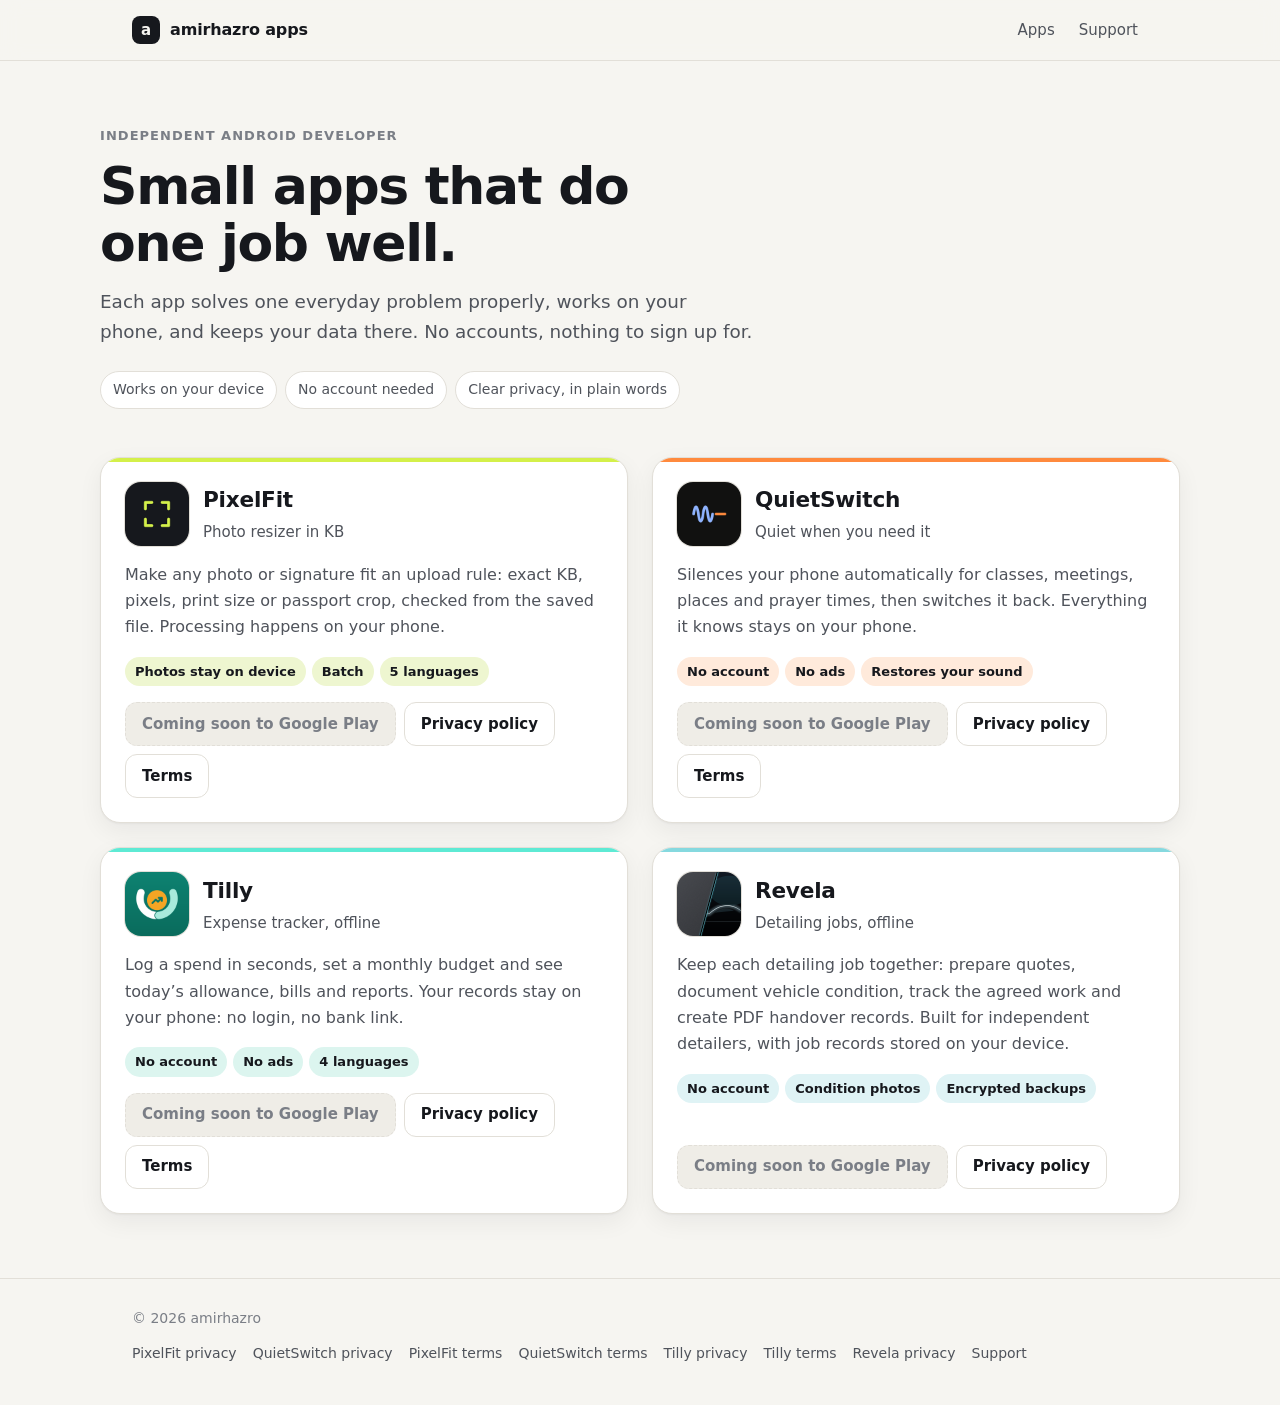
<file: index.html>
<!doctype html>
<html lang="en">
<head>
<meta charset="utf-8">
<meta name="viewport" content="width=device-width, initial-scale=1">
<title>amirhazro apps</title>
<meta name="description" content="Independent Android apps: PixelFit, QuietSwitch, Tilly and Revela. On-device tools with clear privacy and no account required.">
<link rel="stylesheet" href="/assets/site.css?v=3">
</head>
<body>
<a class="skip" href="#main">Skip to content</a>
<header class="site-header">
  <div class="wrap">
    <a class="brand" href="/"><span class="brand-mark" aria-hidden="true">a</span>amirhazro apps</a>
    <nav class="nav" aria-label="Main">
      <a href="/#apps">Apps</a>
      <a href="/support/">Support</a>
    </nav>
  </div>
</header>

<main id="main">
  <section class="hero wrap">
    <p class="eyebrow">Independent Android developer</p>
    <h1>Small apps that do one job well.</h1>
    <p class="lede">Each app solves one everyday problem properly, works on your phone, and keeps your data there. No accounts, nothing to sign up for.</p>
    <ul class="values">
      <li>Works on your device</li>
      <li>No account needed</li>
      <li>Clear privacy, in plain words</li>
    </ul>
  </section>

  <section class="wrap apps" id="apps" aria-label="Apps">
    <article class="app-card app-pixelfit">
      <div class="app-head">
        <img class="app-icon" src="/assets/pixelfit.png" alt="" width="64" height="64">
        <div>
          <h2>PixelFit</h2>
          <p>Photo resizer in KB</p>
        </div>
      </div>
      <p>Make any photo or signature fit an upload rule: exact KB, pixels, print size or passport crop, checked from the saved file. Processing happens on your phone.</p>
      <ul class="chips"><li>Photos stay on device</li><li>Batch</li><li>5 languages</li></ul>
      <div class="app-links">
        <span class="btn btn-soon">Coming soon to Google Play</span>
        <a class="btn" href="/pixelfit/privacy/">Privacy policy</a>
        <a class="btn" href="/pixelfit/terms/">Terms</a>
      </div>
    </article>

    <article class="app-card app-quietswitch">
      <div class="app-head">
        <img class="app-icon" src="/assets/quietswitch.png" alt="" width="64" height="64">
        <div>
          <h2>QuietSwitch</h2>
          <p>Quiet when you need it</p>
        </div>
      </div>
      <p>Silences your phone automatically for classes, meetings, places and prayer times, then switches it back. Everything it knows stays on your phone.</p>
      <ul class="chips"><li>No account</li><li>No ads</li><li>Restores your sound</li></ul>
      <div class="app-links">
        <span class="btn btn-soon">Coming soon to Google Play</span>
        <a class="btn" href="/quietswitch/privacy/">Privacy policy</a>
        <a class="btn" href="/quietswitch/terms/">Terms</a>
      </div>
    </article>

    <article class="app-card app-tilly">
      <div class="app-head">
        <img class="app-icon" src="/assets/tilly.png" alt="" width="64" height="64">
        <div>
          <h2>Tilly</h2>
          <p>Expense tracker, offline</p>
        </div>
      </div>
      <p>Log a spend in seconds, set a monthly budget and see today’s allowance, bills and reports. Your records stay on your phone: no login, no bank link.</p>
      <ul class="chips"><li>No account</li><li>No ads</li><li>4 languages</li></ul>
      <div class="app-links">
        <span class="btn btn-soon">Coming soon to Google Play</span>
        <a class="btn" href="/tilly/privacy/">Privacy policy</a>
        <a class="btn" href="/tilly/terms/">Terms</a>
      </div>
    </article>
    <article class="app-card app-revela">
      <div class="app-head">
        <img class="app-icon" src="/assets/revela.png" alt="" width="64" height="64">
        <div>
          <h2>Revela</h2>
          <p>Detailing jobs, offline</p>
        </div>
      </div>
      <p>Keep each detailing job together: prepare quotes, document vehicle condition, track the agreed work and create PDF handover records. Built for independent detailers, with job records stored on your device.</p>
      <ul class="chips"><li>No account</li><li>Condition photos</li><li>Encrypted backups</li></ul>
      <div class="app-links">
        <span class="btn btn-soon">Coming soon to Google Play</span>
        <a class="btn" href="/revela/privacy/">Privacy policy</a>
      </div>
    </article>
  </section>
</main>

<footer class="site-footer">
  <div class="wrap">
    <span>© 2026 amirhazro</span>
    <nav aria-label="Footer">
      <a href="/pixelfit/privacy/">PixelFit privacy</a>
      <a href="/quietswitch/privacy/">QuietSwitch privacy</a>
      <a href="/pixelfit/terms/">PixelFit terms</a>
      <a href="/quietswitch/terms/">QuietSwitch terms</a>
      <a href="/tilly/privacy/">Tilly privacy</a>
      <a href="/tilly/terms/">Tilly terms</a>
      <a href="/revela/privacy/">Revela privacy</a>
      <a href="/support/">Support</a>
    </nav>
  </div>
</footer>
</body>
</html>
</file>
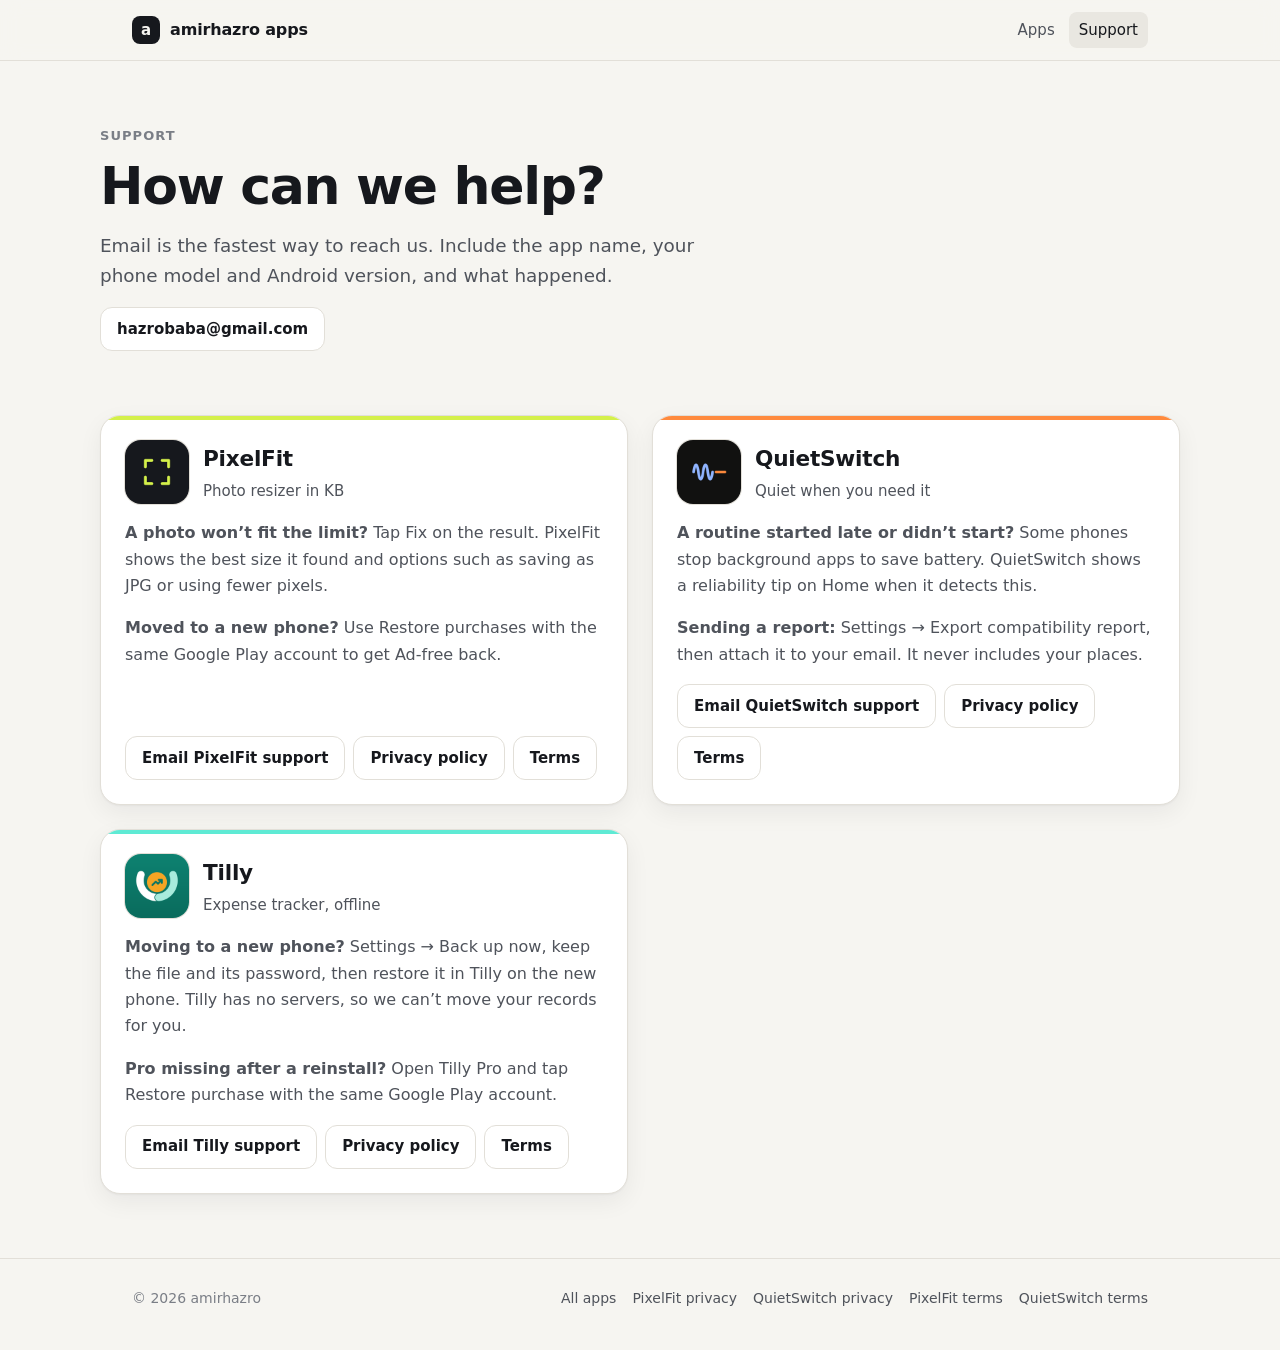
<file: support/index.html>
<!doctype html>
<html lang="en">
<head>
<meta charset="utf-8">
<meta name="viewport" content="width=device-width, initial-scale=1">
<title>Support · amirhazro apps</title>
<meta name="description" content="Get help with PixelFit and QuietSwitch.">
<link rel="stylesheet" href="/assets/site.css?v=2">
</head>
<body>
<a class="skip" href="#main">Skip to content</a>
<header class="site-header">
  <div class="wrap">
    <a class="brand" href="/"><span class="brand-mark" aria-hidden="true">a</span>amirhazro apps</a>
    <nav class="nav" aria-label="Main">
      <a href="/#apps">Apps</a>
      <a href="/support/" aria-current="page">Support</a>
    </nav>
  </div>
</header>

<main id="main">
  <section class="hero wrap">
    <p class="eyebrow">Support</p>
    <h1>How can we help?</h1>
    <p class="lede">Email is the fastest way to reach us. Include the app name, your phone model and Android version, and what happened.</p>
    <p><a class="btn" href="mailto:hazrobaba@gmail.com?subject=Support">hazrobaba@gmail.com</a></p>
  </section>

  <section class="wrap apps" aria-label="App help">
    <article class="app-card app-pixelfit">
      <div class="app-head">
        <img class="app-icon" src="/assets/pixelfit.png" alt="" width="64" height="64">
        <div><h2>PixelFit</h2><p>Photo resizer in KB</p></div>
      </div>
      <p><strong>A photo won’t fit the limit?</strong> Tap Fix on the result. PixelFit shows the best size it found and options such as saving as JPG or using fewer pixels.</p>
      <p><strong>Moved to a new phone?</strong> Use Restore purchases with the same Google Play account to get Ad-free back.</p>
      <div class="app-links">
        <a class="btn" href="mailto:hazrobaba@gmail.com?subject=PixelFit%20support">Email PixelFit support</a>
        <a class="btn" href="/pixelfit/privacy/">Privacy policy</a>
        <a class="btn" href="/pixelfit/terms/">Terms</a>
      </div>
    </article>

    <article class="app-card app-quietswitch">
      <div class="app-head">
        <img class="app-icon" src="/assets/quietswitch.png" alt="" width="64" height="64">
        <div><h2>QuietSwitch</h2><p>Quiet when you need it</p></div>
      </div>
      <p><strong>A routine started late or didn’t start?</strong> Some phones stop background apps to save battery. QuietSwitch shows a reliability tip on Home when it detects this.</p>
      <p><strong>Sending a report:</strong> Settings → Export compatibility report, then attach it to your email. It never includes your places.</p>
      <div class="app-links">
        <a class="btn" href="mailto:hazrobaba@gmail.com?subject=QuietSwitch%20support">Email QuietSwitch support</a>
        <a class="btn" href="/quietswitch/privacy/">Privacy policy</a>
        <a class="btn" href="/quietswitch/terms/">Terms</a>
      </div>
    </article>

    <article class="app-card app-tilly">
      <div class="app-head">
        <img class="app-icon" src="/assets/tilly.png" alt="" width="64" height="64">
        <div><h2>Tilly</h2><p>Expense tracker, offline</p></div>
      </div>
      <p><strong>Moving to a new phone?</strong> Settings → Back up now, keep the file and its password, then restore it in Tilly on the new phone. Tilly has no servers, so we can’t move your records for you.</p>
      <p><strong>Pro missing after a reinstall?</strong> Open Tilly Pro and tap Restore purchase with the same Google Play account.</p>
      <div class="app-links">
        <a class="btn" href="mailto:hazrobaba@gmail.com?subject=Tilly%20support">Email Tilly support</a>
        <a class="btn" href="/tilly/privacy/">Privacy policy</a>
        <a class="btn" href="/tilly/terms/">Terms</a>
      </div>
    </article>
  </section>
</main>

<footer class="site-footer">
  <div class="wrap">
    <span>© 2026 amirhazro</span>
    <nav aria-label="Footer">
      <a href="/">All apps</a>
      <a href="/pixelfit/privacy/">PixelFit privacy</a>
      <a href="/quietswitch/privacy/">QuietSwitch privacy</a>
      <a href="/pixelfit/terms/">PixelFit terms</a>
      <a href="/quietswitch/terms/">QuietSwitch terms</a>
    </nav>
  </div>
</footer>
</body>
</html>
</file>
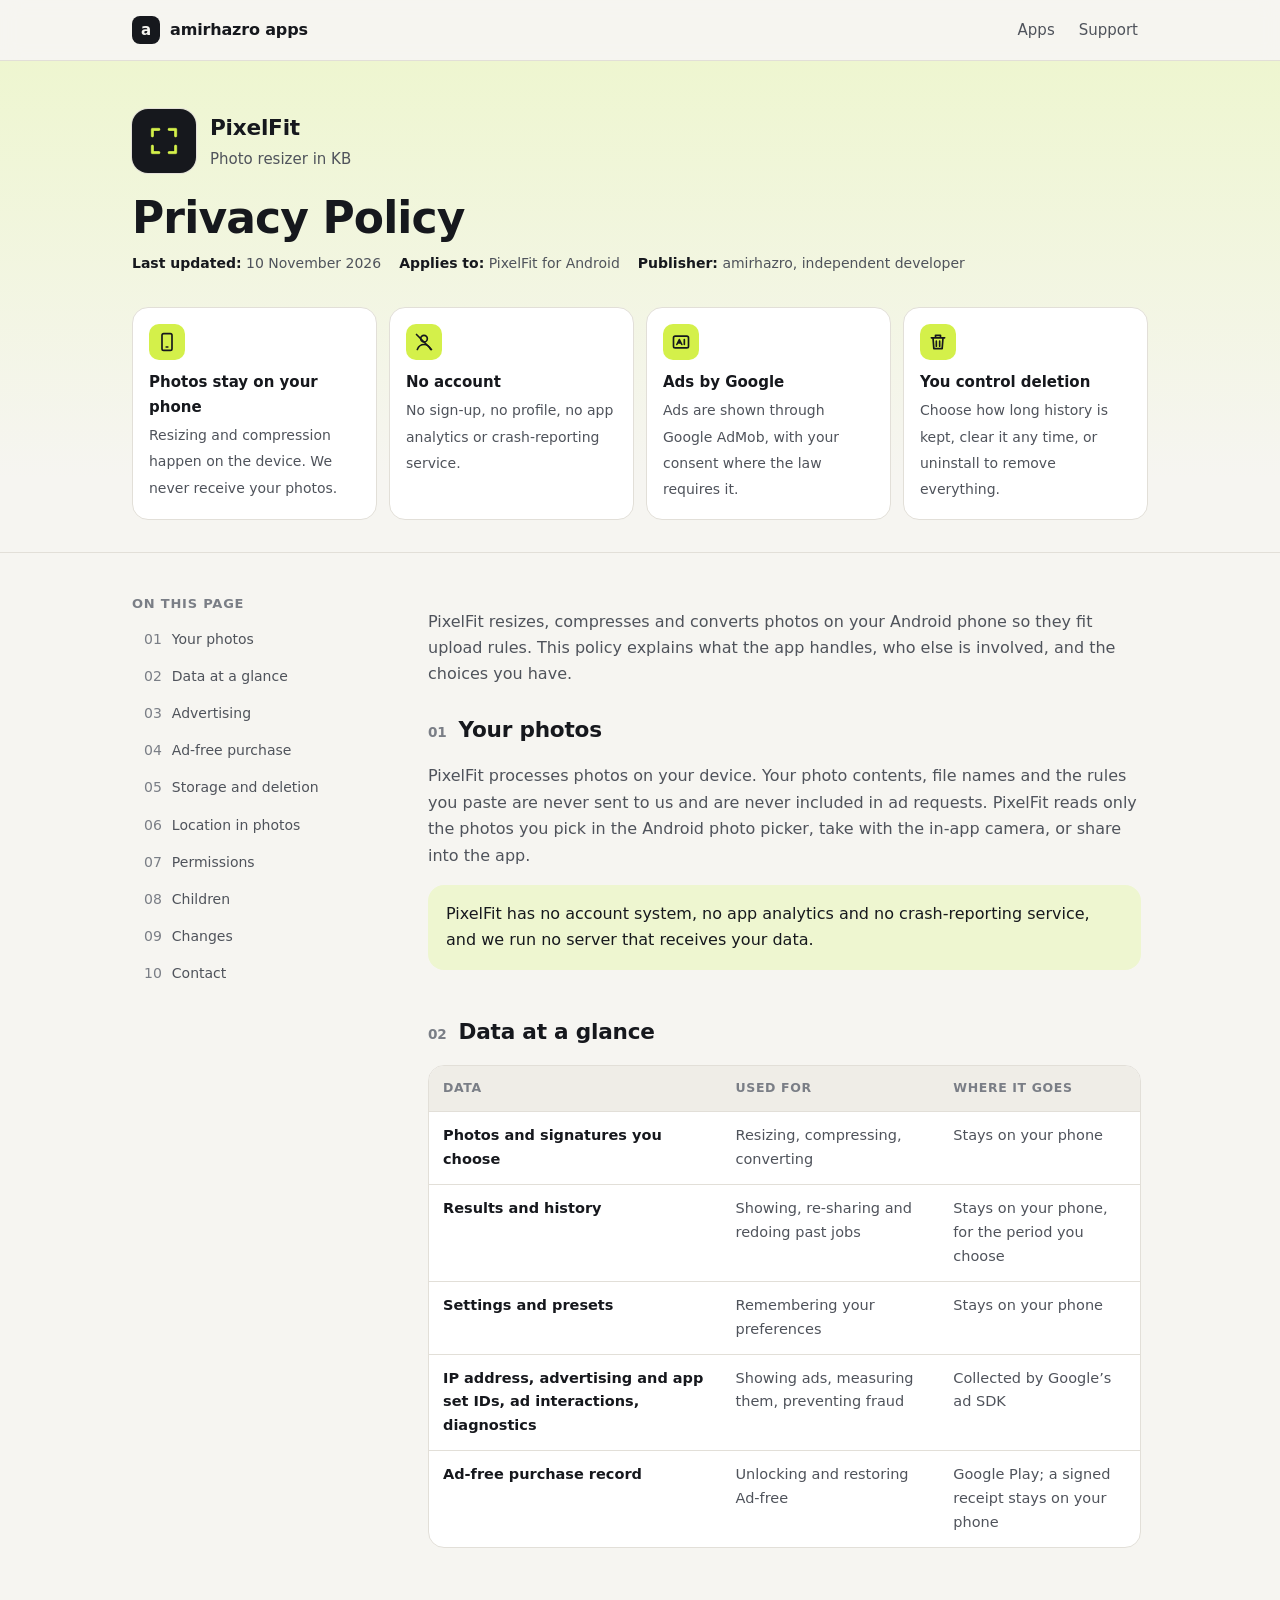
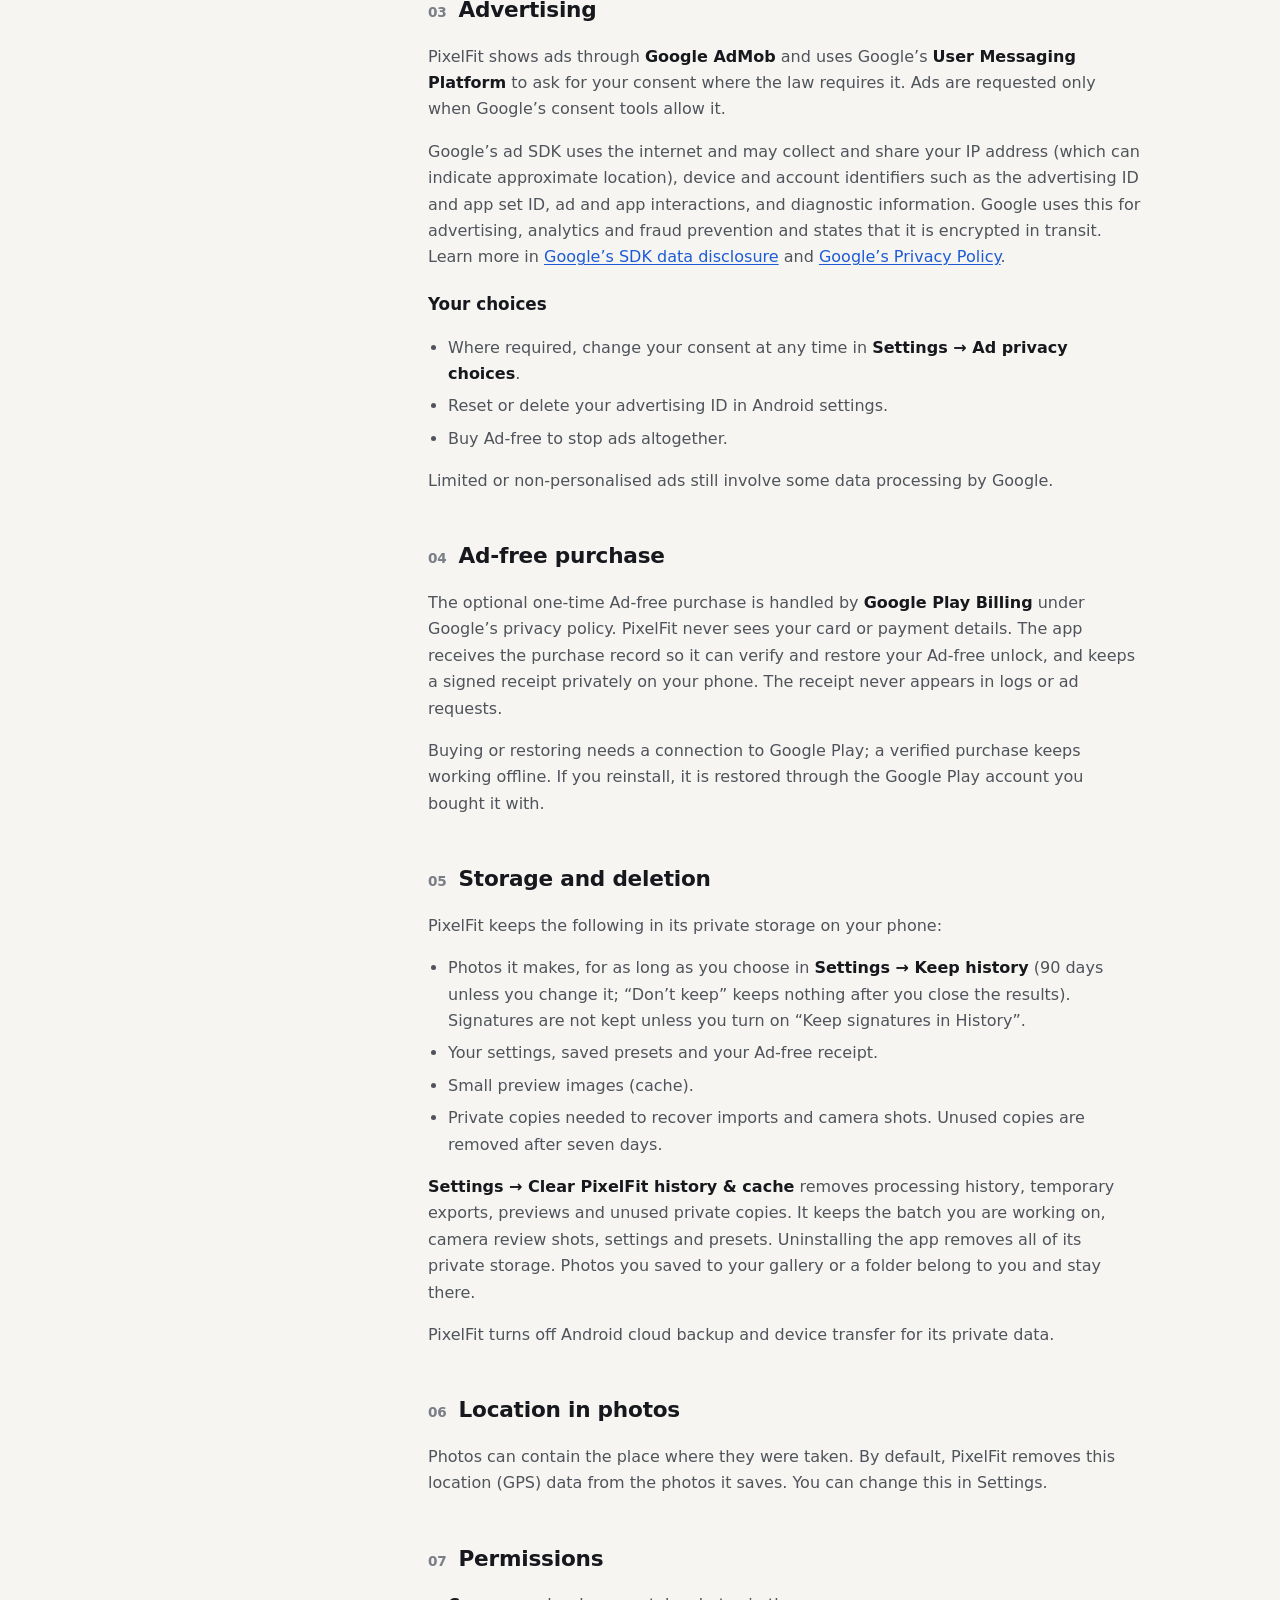
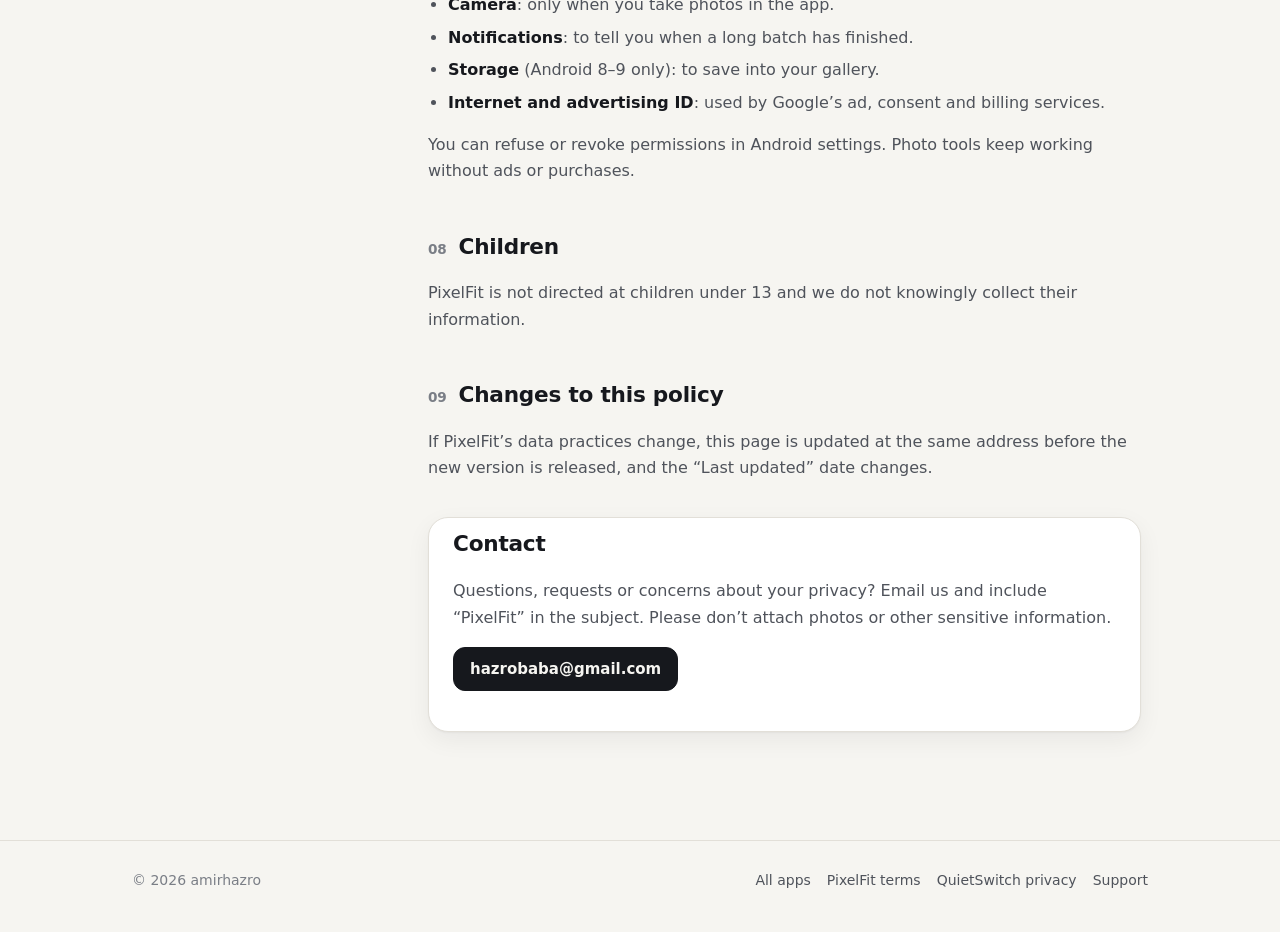
<file: pixelfit/privacy/index.html>
<!doctype html>
<html lang="en">
<head>
<meta charset="utf-8">
<meta name="viewport" content="width=device-width, initial-scale=1">
<title>PixelFit Privacy Policy</title>
<meta name="description" content="How PixelFit handles your photos, ads and purchases. Photos are processed on your phone and never sent to us.">
<link rel="stylesheet" href="/assets/site.css?v=2">
</head>
<body class="app-pixelfit">
<a class="skip" href="#policy">Skip to policy</a>
<header class="site-header">
  <div class="wrap">
    <a class="brand" href="/"><span class="brand-mark" aria-hidden="true">a</span>amirhazro apps</a>
    <nav class="nav" aria-label="Main">
      <a href="/#apps">Apps</a>
      <a href="/support/">Support</a>
    </nav>
  </div>
</header>

<main>
  <section class="doc-hero">
    <div class="wrap">
      <div class="app-head">
        <img class="app-icon" src="/assets/pixelfit.png" alt="" width="64" height="64">
        <div><h2>PixelFit</h2><p>Photo resizer in KB</p></div>
      </div>
      <h1>Privacy Policy</h1>
      <ul class="meta">
        <li><strong>Last updated:</strong> 10 November 2026</li>
        <li><strong>Applies to:</strong> PixelFit for Android</li>
        <li><strong>Publisher:</strong> amirhazro, independent developer</li>
      </ul>
      <ul class="glance" aria-label="Summary">
        <li><div class="ico" aria-hidden="true"><svg viewBox="0 0 24 24" fill="none" stroke="currentColor" stroke-width="2" stroke-linecap="round" stroke-linejoin="round"><rect x="6" y="2" width="12" height="20" rx="2"/><path d="M11 18h2"/></svg></div><strong>Photos stay on your phone</strong><span>Resizing and compression happen on the device. We never receive your photos.</span></li>
        <li><div class="ico" aria-hidden="true"><svg viewBox="0 0 24 24" fill="none" stroke="currentColor" stroke-width="2" stroke-linecap="round" stroke-linejoin="round"><circle cx="12" cy="8" r="4"/><path d="M4 21c1.5-4 5-6 8-6s6.5 2 8 6"/><path d="M3 3l18 18"/></svg></div><strong>No account</strong><span>No sign-up, no profile, no app analytics or crash-reporting service.</span></li>
        <li><div class="ico" aria-hidden="true"><svg viewBox="0 0 24 24" fill="none" stroke="currentColor" stroke-width="2" stroke-linecap="round" stroke-linejoin="round"><rect x="3" y="5" width="18" height="14" rx="2"/><path d="M7 15l3-6 3 6M8 13h4M16 9v6"/></svg></div><strong>Ads by Google</strong><span>Ads are shown through Google AdMob, with your consent where the law requires it.</span></li>
        <li><div class="ico" aria-hidden="true"><svg viewBox="0 0 24 24" fill="none" stroke="currentColor" stroke-width="2" stroke-linecap="round" stroke-linejoin="round"><path d="M4 7h16M10 11v6M14 11v6M6 7l1 13h10l1-13M9 7V4h6v3"/></svg></div><strong>You control deletion</strong><span>Choose how long history is kept, clear it any time, or uninstall to remove everything.</span></li>
      </ul>
    </div>
  </section>

  <div class="wrap doc">
    <nav class="toc" aria-label="On this page">
      <p>On this page</p>
      <ol>
        <li><a href="#photos">Your photos</a></li>
        <li><a href="#data">Data at a glance</a></li>
        <li><a href="#ads">Advertising</a></li>
        <li><a href="#purchases">Ad-free purchase</a></li>
        <li><a href="#storage">Storage and deletion</a></li>
        <li><a href="#location">Location in photos</a></li>
        <li><a href="#permissions">Permissions</a></li>
        <li><a href="#children">Children</a></li>
        <li><a href="#changes">Changes</a></li>
        <li><a href="#contact">Contact</a></li>
      </ol>
    </nav>

    <article class="prose" id="policy">
      <p>PixelFit resizes, compresses and converts photos on your Android phone so they fit upload rules. This policy explains what the app handles, who else is involved, and the choices you have.</p>

      <section id="photos">
        <h2>Your photos</h2>
        <p>PixelFit processes photos on your device. Your photo contents, file names and the rules you paste are never sent to us and are never included in ad requests. PixelFit reads only the photos you pick in the Android photo picker, take with the in-app camera, or share into the app.</p>
        <div class="callout"><p>PixelFit has no account system, no app analytics and no crash-reporting service, and we run no server that receives your data.</p></div>
      </section>

      <section id="data">
        <h2>Data at a glance</h2>
        <div class="table-wrap">
          <table>
            <thead><tr><th>Data</th><th>Used for</th><th>Where it goes</th></tr></thead>
            <tbody>
              <tr><td>Photos and signatures you choose</td><td>Resizing, compressing, converting</td><td>Stays on your phone</td></tr>
              <tr><td>Results and history</td><td>Showing, re-sharing and redoing past jobs</td><td>Stays on your phone, for the period you choose</td></tr>
              <tr><td>Settings and presets</td><td>Remembering your preferences</td><td>Stays on your phone</td></tr>
              <tr><td>IP address, advertising and app set IDs, ad interactions, diagnostics</td><td>Showing ads, measuring them, preventing fraud</td><td>Collected by Google’s ad SDK</td></tr>
              <tr><td>Ad-free purchase record</td><td>Unlocking and restoring Ad-free</td><td>Google Play; a signed receipt stays on your phone</td></tr>
            </tbody>
          </table>
        </div>
      </section>

      <section id="ads">
        <h2>Advertising</h2>
        <p>PixelFit shows ads through <strong>Google AdMob</strong> and uses Google’s <strong>User Messaging Platform</strong> to ask for your consent where the law requires it. Ads are requested only when Google’s consent tools allow it.</p>
        <p>Google’s ad SDK uses the internet and may collect and share your IP address (which can indicate approximate location), device and account identifiers such as the advertising ID and app set ID, ad and app interactions, and diagnostic information. Google uses this for advertising, analytics and fraud prevention and states that it is encrypted in transit. Learn more in <a href="https://developers.google.com/admob/android/privacy/play-data-disclosure">Google’s SDK data disclosure</a> and <a href="https://policies.google.com/privacy">Google’s Privacy Policy</a>.</p>
        <h3>Your choices</h3>
        <ul>
          <li>Where required, change your consent at any time in <strong>Settings → Ad privacy choices</strong>.</li>
          <li>Reset or delete your advertising ID in Android settings.</li>
          <li>Buy Ad-free to stop ads altogether.</li>
        </ul>
        <p>Limited or non-personalised ads still involve some data processing by Google.</p>
      </section>

      <section id="purchases">
        <h2>Ad-free purchase</h2>
        <p>The optional one-time Ad-free purchase is handled by <strong>Google Play Billing</strong> under Google’s privacy policy. PixelFit never sees your card or payment details. The app receives the purchase record so it can verify and restore your Ad-free unlock, and keeps a signed receipt privately on your phone. The receipt never appears in logs or ad requests.</p>
        <p>Buying or restoring needs a connection to Google Play; a verified purchase keeps working offline. If you reinstall, it is restored through the Google Play account you bought it with.</p>
      </section>

      <section id="storage">
        <h2>Storage and deletion</h2>
        <p>PixelFit keeps the following in its private storage on your phone:</p>
        <ul>
          <li>Photos it makes, for as long as you choose in <strong>Settings → Keep history</strong> (90 days unless you change it; “Don’t keep” keeps nothing after you close the results). Signatures are not kept unless you turn on “Keep signatures in History”.</li>
          <li>Your settings, saved presets and your Ad-free receipt.</li>
          <li>Small preview images (cache).</li>
          <li>Private copies needed to recover imports and camera shots. Unused copies are removed after seven days.</li>
        </ul>
        <p><strong>Settings → Clear PixelFit history &amp; cache</strong> removes processing history, temporary exports, previews and unused private copies. It keeps the batch you are working on, camera review shots, settings and presets. Uninstalling the app removes all of its private storage. Photos you saved to your gallery or a folder belong to you and stay there.</p>
        <p>PixelFit turns off Android cloud backup and device transfer for its private data.</p>
      </section>

      <section id="location">
        <h2>Location in photos</h2>
        <p>Photos can contain the place where they were taken. By default, PixelFit removes this location (GPS) data from the photos it saves. You can change this in Settings.</p>
      </section>

      <section id="permissions">
        <h2>Permissions</h2>
        <ul>
          <li><strong>Camera</strong>: only when you take photos in the app.</li>
          <li><strong>Notifications</strong>: to tell you when a long batch has finished.</li>
          <li><strong>Storage</strong> (Android 8–9 only): to save into your gallery.</li>
          <li><strong>Internet and advertising ID</strong>: used by Google’s ad, consent and billing services.</li>
        </ul>
        <p>You can refuse or revoke permissions in Android settings. Photo tools keep working without ads or purchases.</p>
      </section>

      <section id="children">
        <h2>Children</h2>
        <p>PixelFit is not directed at children under 13 and we do not knowingly collect their information.</p>
      </section>

      <section id="changes">
        <h2>Changes to this policy</h2>
        <p>If PixelFit’s data practices change, this page is updated at the same address before the new version is released, and the “Last updated” date changes.</p>
      </section>

      <section id="contact" class="contact-card">
        <h2>Contact</h2>
        <p>Questions, requests or concerns about your privacy? Email us and include “PixelFit” in the subject. Please don’t attach photos or other sensitive information.</p>
        <p><a class="btn" href="mailto:hazrobaba@gmail.com?subject=PixelFit%20privacy">hazrobaba@gmail.com</a></p>
      </section>
    </article>
  </div>
</main>

<footer class="site-footer">
  <div class="wrap">
    <span>© 2026 amirhazro</span>
    <nav aria-label="Footer">
      <a href="/">All apps</a>
      <a href="/pixelfit/terms/">PixelFit terms</a>
      <a href="/quietswitch/privacy/">QuietSwitch privacy</a>
      <a href="/support/">Support</a>
    </nav>
  </div>
</footer>
</body>
</html>
</file>
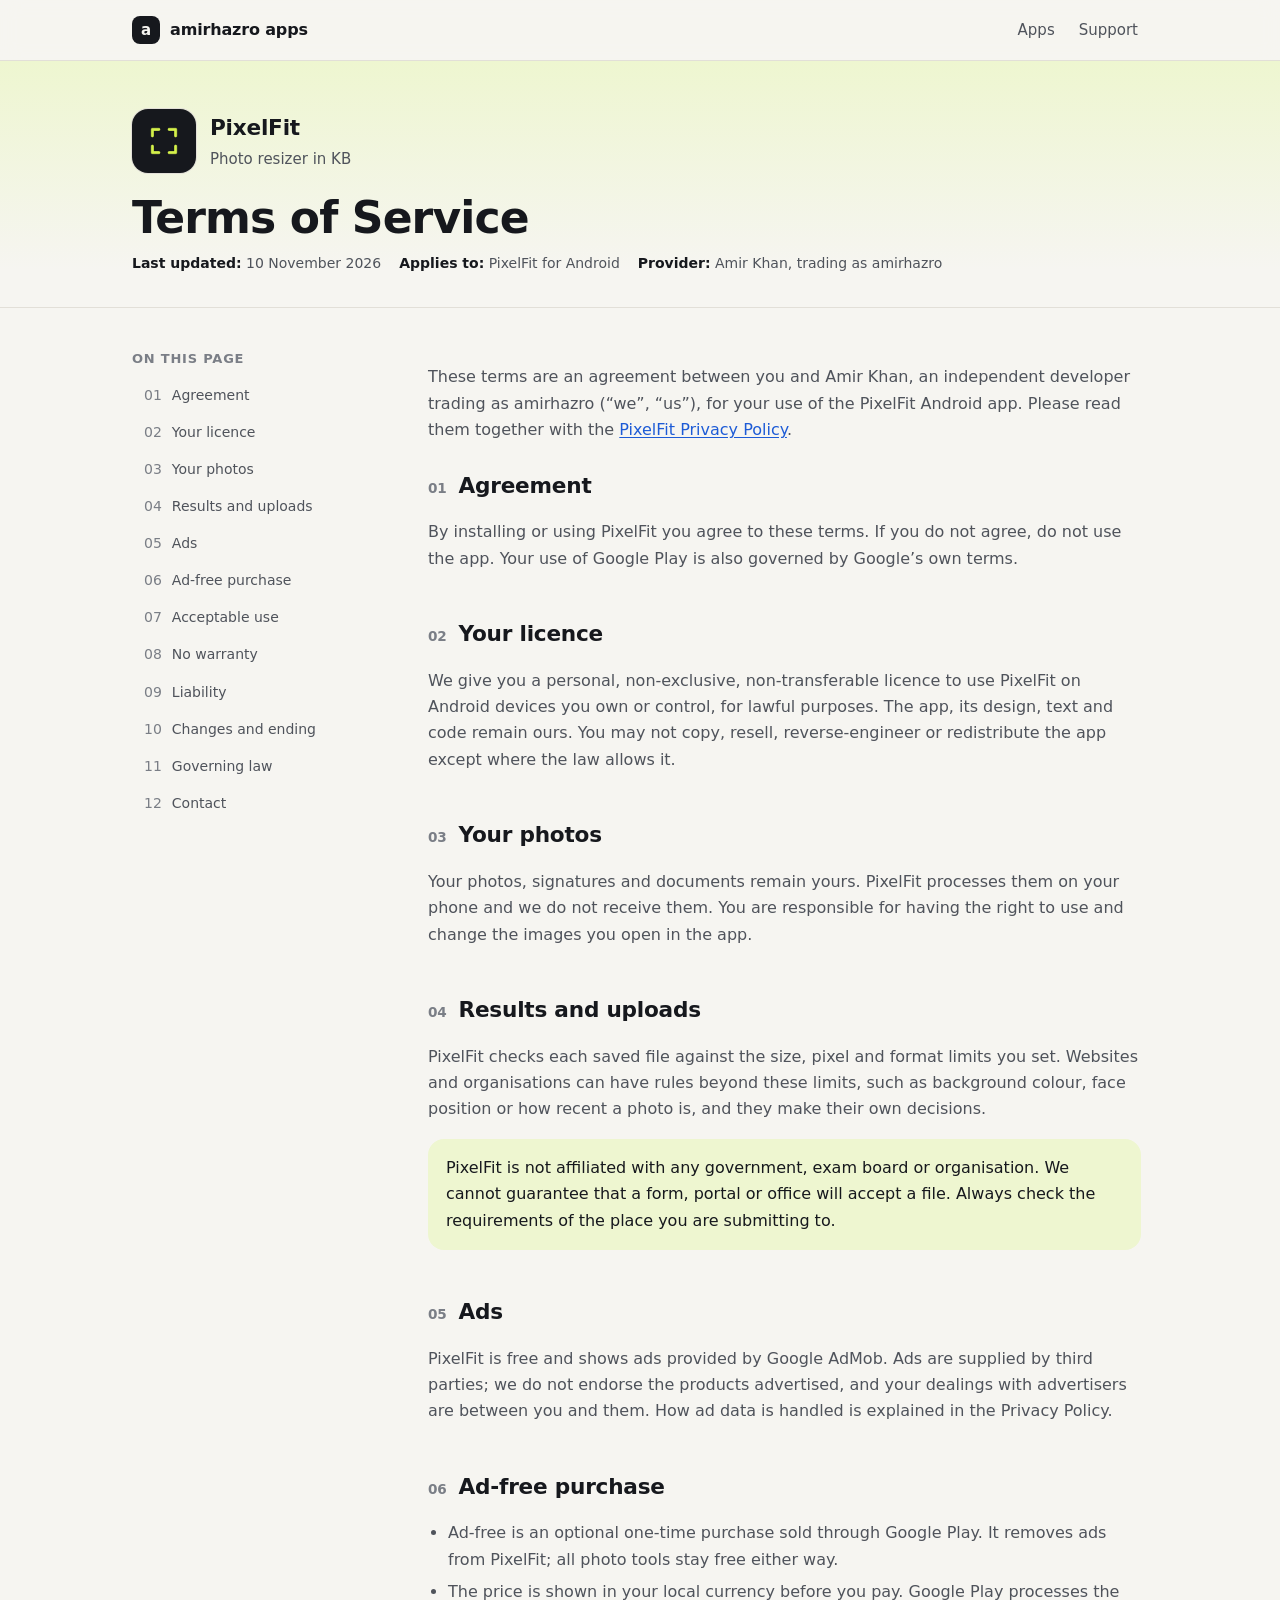
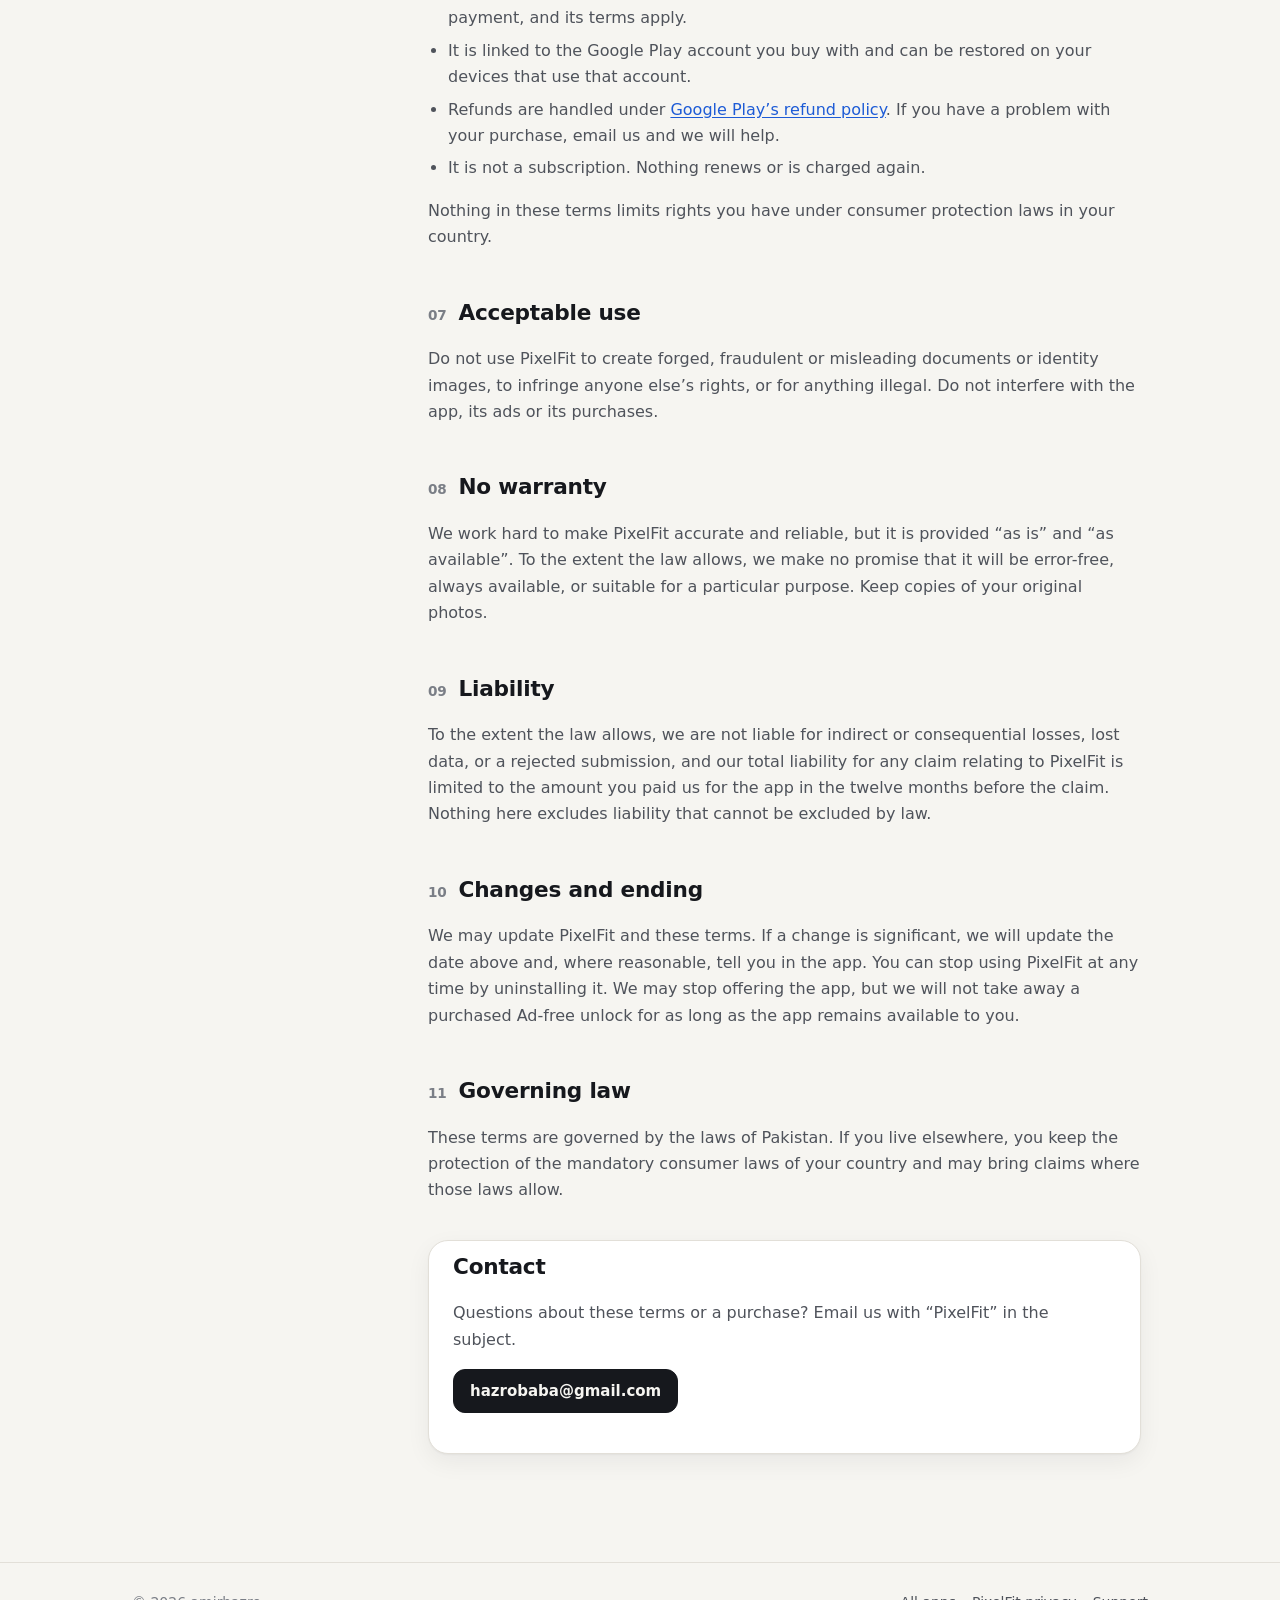
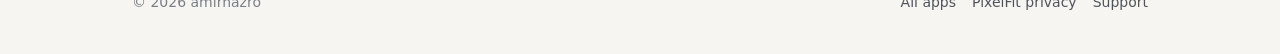
<file: pixelfit/terms/index.html>
<!doctype html>
<html lang="en">
<head>
<meta charset="utf-8">
<meta name="viewport" content="width=device-width, initial-scale=1">
<title>PixelFit Terms of Service</title>
<meta name="description" content="The terms for using PixelFit, including ads and the optional Ad-free purchase.">
<link rel="stylesheet" href="/assets/site.css?v=2">
</head>
<body class="app-pixelfit">
<a class="skip" href="#terms">Skip to terms</a>
<header class="site-header">
  <div class="wrap">
    <a class="brand" href="/"><span class="brand-mark" aria-hidden="true">a</span>amirhazro apps</a>
    <nav class="nav" aria-label="Main">
      <a href="/#apps">Apps</a>
      <a href="/support/">Support</a>
    </nav>
  </div>
</header>

<main>
  <section class="doc-hero">
    <div class="wrap">
      <div class="app-head">
        <img class="app-icon" src="/assets/pixelfit.png" alt="" width="64" height="64">
        <div><h2>PixelFit</h2><p>Photo resizer in KB</p></div>
      </div>
      <h1>Terms of Service</h1>
      <ul class="meta">
        <li><strong>Last updated:</strong> 10 November 2026</li>
        <li><strong>Applies to:</strong> PixelFit for Android</li>
        <li><strong>Provider:</strong> Amir Khan, trading as amirhazro</li>
      </ul>
    </div>
  </section>

  <div class="wrap doc">
    <nav class="toc" aria-label="On this page">
      <p>On this page</p>
      <ol>
        <li><a href="#agreement">Agreement</a></li>
        <li><a href="#licence">Your licence</a></li>
        <li><a href="#content">Your photos</a></li>
        <li><a href="#results">Results and uploads</a></li>
        <li><a href="#ads">Ads</a></li>
        <li><a href="#purchase">Ad-free purchase</a></li>
        <li><a href="#use">Acceptable use</a></li>
        <li><a href="#warranty">No warranty</a></li>
        <li><a href="#liability">Liability</a></li>
        <li><a href="#changes">Changes and ending</a></li>
        <li><a href="#law">Governing law</a></li>
        <li><a href="#contact">Contact</a></li>
      </ol>
    </nav>

    <article class="prose" id="terms">
      <p>These terms are an agreement between you and Amir Khan, an independent developer trading as amirhazro (“we”, “us”), for your use of the PixelFit Android app. Please read them together with the <a href="/pixelfit/privacy/">PixelFit Privacy Policy</a>.</p>

      <section id="agreement">
        <h2>Agreement</h2>
        <p>By installing or using PixelFit you agree to these terms. If you do not agree, do not use the app. Your use of Google Play is also governed by Google’s own terms.</p>
      </section>

      <section id="licence">
        <h2>Your licence</h2>
        <p>We give you a personal, non-exclusive, non-transferable licence to use PixelFit on Android devices you own or control, for lawful purposes. The app, its design, text and code remain ours. You may not copy, resell, reverse-engineer or redistribute the app except where the law allows it.</p>
      </section>

      <section id="content">
        <h2>Your photos</h2>
        <p>Your photos, signatures and documents remain yours. PixelFit processes them on your phone and we do not receive them. You are responsible for having the right to use and change the images you open in the app.</p>
      </section>

      <section id="results">
        <h2>Results and uploads</h2>
        <p>PixelFit checks each saved file against the size, pixel and format limits you set. Websites and organisations can have rules beyond these limits, such as background colour, face position or how recent a photo is, and they make their own decisions.</p>
        <div class="callout"><p>PixelFit is not affiliated with any government, exam board or organisation. We cannot guarantee that a form, portal or office will accept a file. Always check the requirements of the place you are submitting to.</p></div>
      </section>

      <section id="ads">
        <h2>Ads</h2>
        <p>PixelFit is free and shows ads provided by Google AdMob. Ads are supplied by third parties; we do not endorse the products advertised, and your dealings with advertisers are between you and them. How ad data is handled is explained in the Privacy Policy.</p>
      </section>

      <section id="purchase">
        <h2>Ad-free purchase</h2>
        <ul>
          <li>Ad-free is an optional one-time purchase sold through Google Play. It removes ads from PixelFit; all photo tools stay free either way.</li>
          <li>The price is shown in your local currency before you pay. Google Play processes the payment, and its terms apply.</li>
          <li>It is linked to the Google Play account you buy with and can be restored on your devices that use that account.</li>
          <li>Refunds are handled under <a href="https://support.google.com/googleplay/answer/2479637">Google Play’s refund policy</a>. If you have a problem with your purchase, email us and we will help.</li>
          <li>It is not a subscription. Nothing renews or is charged again.</li>
        </ul>
        <p>Nothing in these terms limits rights you have under consumer protection laws in your country.</p>
      </section>

      <section id="use">
        <h2>Acceptable use</h2>
        <p>Do not use PixelFit to create forged, fraudulent or misleading documents or identity images, to infringe anyone else’s rights, or for anything illegal. Do not interfere with the app, its ads or its purchases.</p>
      </section>

      <section id="warranty">
        <h2>No warranty</h2>
        <p>We work hard to make PixelFit accurate and reliable, but it is provided “as is” and “as available”. To the extent the law allows, we make no promise that it will be error-free, always available, or suitable for a particular purpose. Keep copies of your original photos.</p>
      </section>

      <section id="liability">
        <h2>Liability</h2>
        <p>To the extent the law allows, we are not liable for indirect or consequential losses, lost data, or a rejected submission, and our total liability for any claim relating to PixelFit is limited to the amount you paid us for the app in the twelve months before the claim. Nothing here excludes liability that cannot be excluded by law.</p>
      </section>

      <section id="changes">
        <h2>Changes and ending</h2>
        <p>We may update PixelFit and these terms. If a change is significant, we will update the date above and, where reasonable, tell you in the app. You can stop using PixelFit at any time by uninstalling it. We may stop offering the app, but we will not take away a purchased Ad-free unlock for as long as the app remains available to you.</p>
      </section>

      <section id="law">
        <h2>Governing law</h2>
        <p>These terms are governed by the laws of Pakistan. If you live elsewhere, you keep the protection of the mandatory consumer laws of your country and may bring claims where those laws allow.</p>
      </section>

      <section id="contact" class="contact-card">
        <h2>Contact</h2>
        <p>Questions about these terms or a purchase? Email us with “PixelFit” in the subject.</p>
        <p><a class="btn" href="mailto:hazrobaba@gmail.com?subject=PixelFit%20terms">hazrobaba@gmail.com</a></p>
      </section>
    </article>
  </div>
</main>

<footer class="site-footer">
  <div class="wrap">
    <span>© 2026 amirhazro</span>
    <nav aria-label="Footer">
      <a href="/">All apps</a>
      <a href="/pixelfit/privacy/">PixelFit privacy</a>
      <a href="/support/">Support</a>
    </nav>
  </div>
</footer>
</body>
</html>
</file>
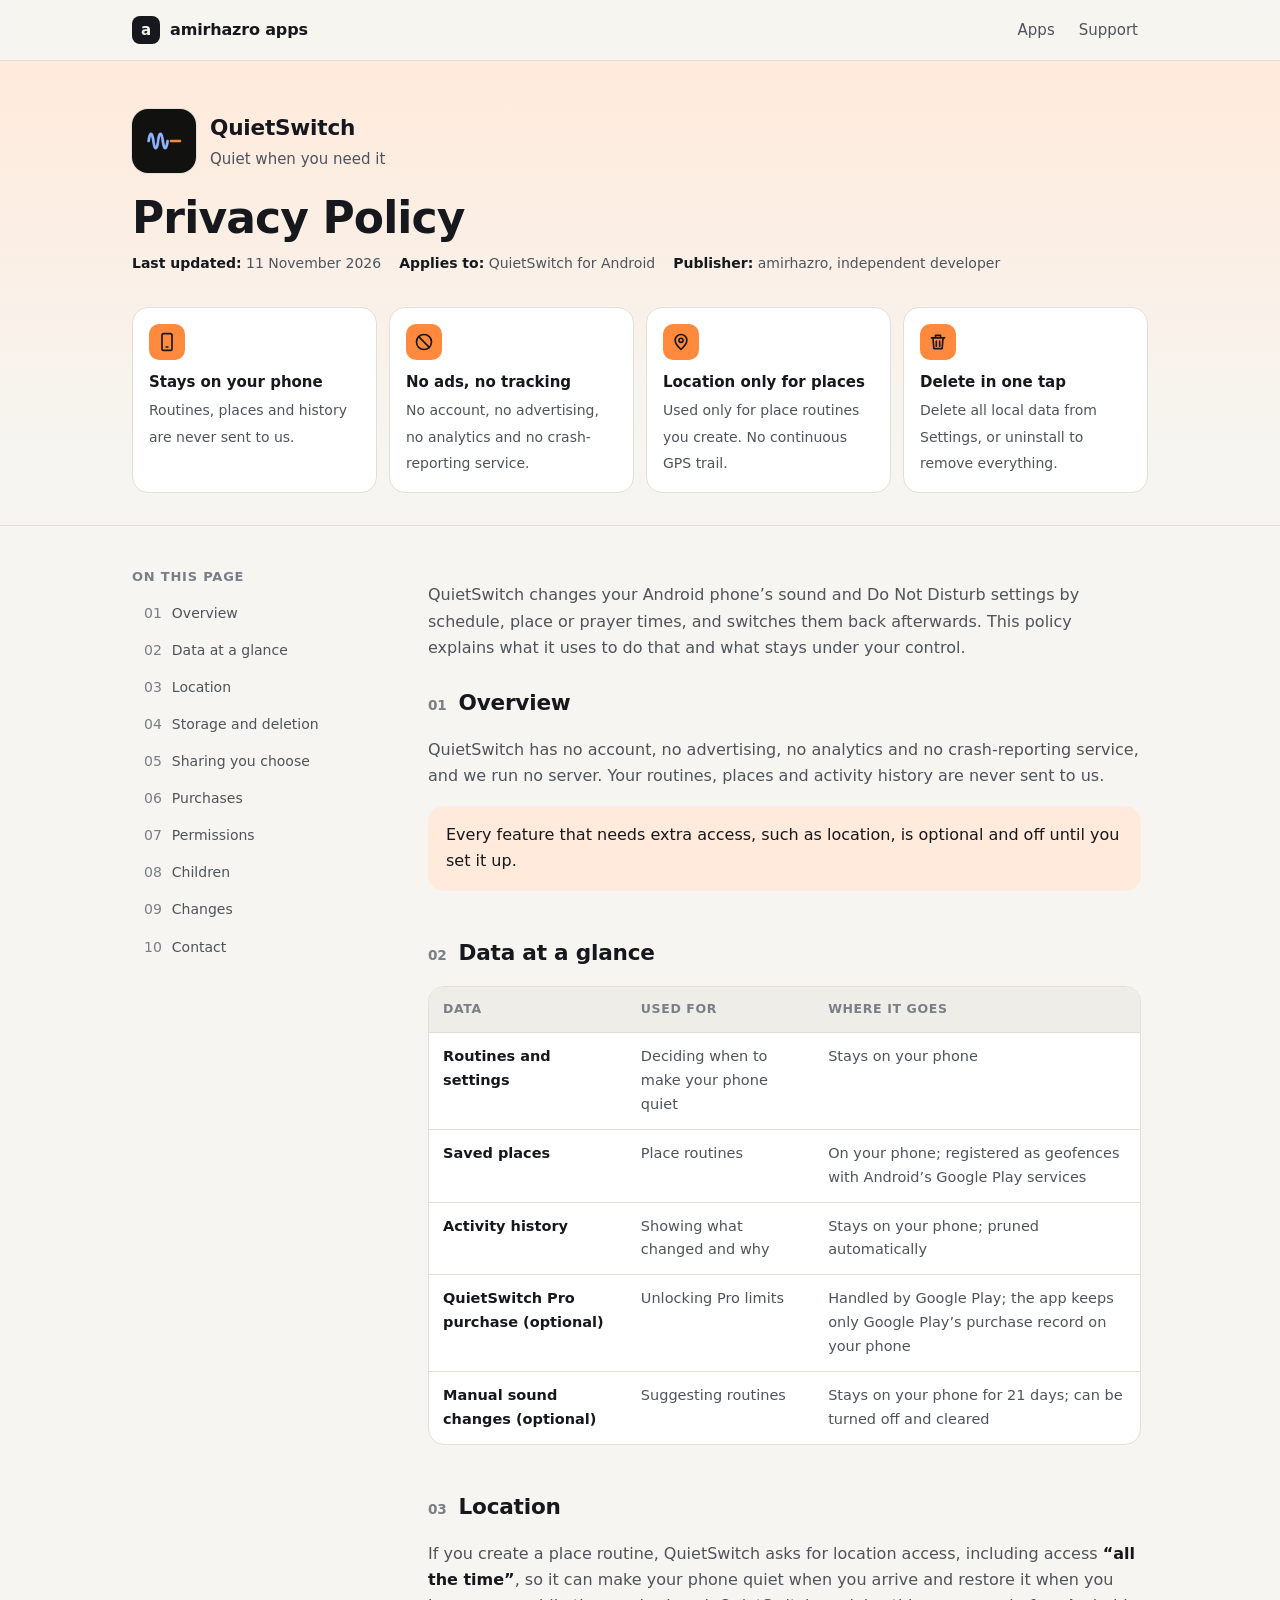
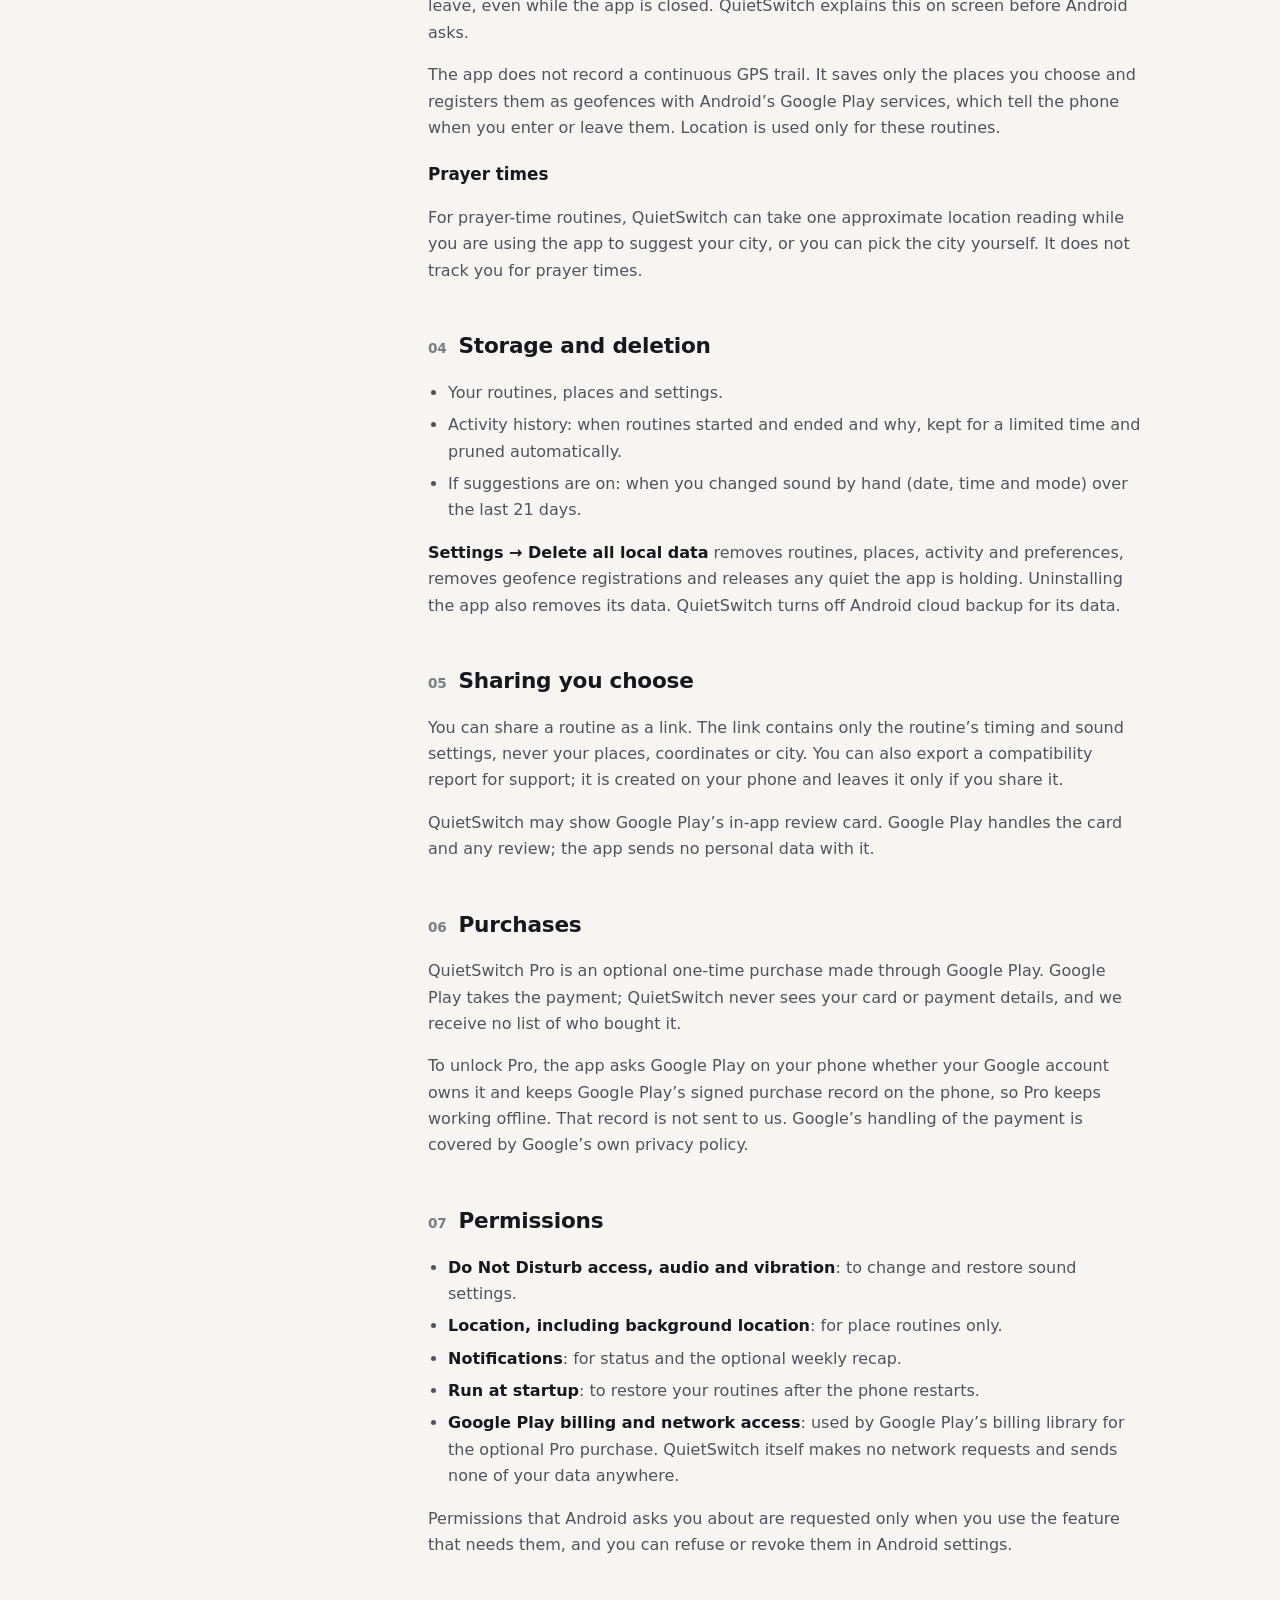
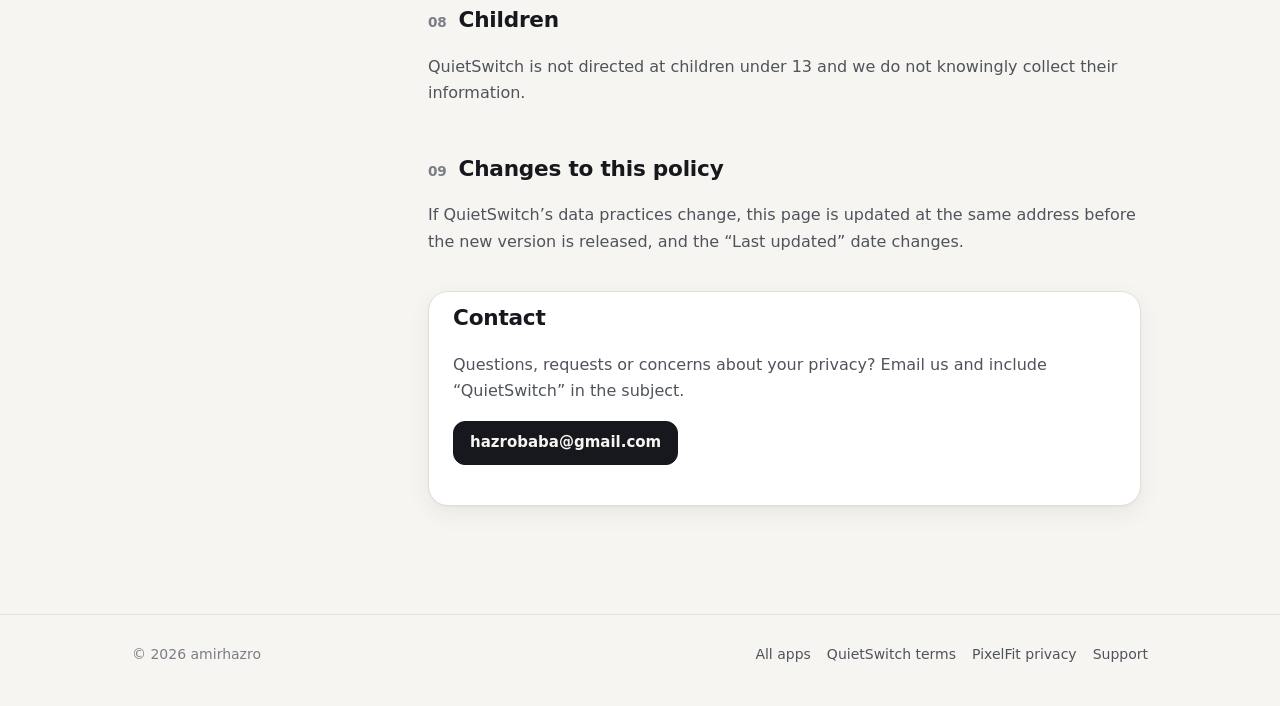
<file: quietswitch/privacy/index.html>
<!doctype html>
<html lang="en">
<head>
<meta charset="utf-8">
<meta name="viewport" content="width=device-width, initial-scale=1">
<title>QuietSwitch Privacy Policy</title>
<meta name="description" content="How QuietSwitch handles location and sound settings. Everything stays on your phone; no account, no ads, no tracking.">
<link rel="stylesheet" href="/assets/site.css?v=2">
</head>
<body class="app-quietswitch">
<a class="skip" href="#policy">Skip to policy</a>
<header class="site-header">
  <div class="wrap">
    <a class="brand" href="/"><span class="brand-mark" aria-hidden="true">a</span>amirhazro apps</a>
    <nav class="nav" aria-label="Main">
      <a href="/#apps">Apps</a>
      <a href="/support/">Support</a>
    </nav>
  </div>
</header>

<main>
  <section class="doc-hero">
    <div class="wrap">
      <div class="app-head">
        <img class="app-icon" src="/assets/quietswitch.png" alt="" width="64" height="64">
        <div><h2>QuietSwitch</h2><p>Quiet when you need it</p></div>
      </div>
      <h1>Privacy Policy</h1>
      <ul class="meta">
        <li><strong>Last updated:</strong> 11 November 2026</li>
        <li><strong>Applies to:</strong> QuietSwitch for Android</li>
        <li><strong>Publisher:</strong> amirhazro, independent developer</li>
      </ul>
      <ul class="glance" aria-label="Summary">
        <li><div class="ico" aria-hidden="true"><svg viewBox="0 0 24 24" fill="none" stroke="currentColor" stroke-width="2" stroke-linecap="round" stroke-linejoin="round"><rect x="6" y="2" width="12" height="20" rx="2"/><path d="M11 18h2"/></svg></div><strong>Stays on your phone</strong><span>Routines, places and history are never sent to us.</span></li>
        <li><div class="ico" aria-hidden="true"><svg viewBox="0 0 24 24" fill="none" stroke="currentColor" stroke-width="2" stroke-linecap="round" stroke-linejoin="round"><circle cx="12" cy="12" r="9"/><path d="M5.6 5.6l12.8 12.8"/></svg></div><strong>No ads, no tracking</strong><span>No account, no advertising, no analytics and no crash-reporting service.</span></li>
        <li><div class="ico" aria-hidden="true"><svg viewBox="0 0 24 24" fill="none" stroke="currentColor" stroke-width="2" stroke-linecap="round" stroke-linejoin="round"><path d="M12 21s-7-6.2-7-11a7 7 0 0 1 14 0c0 4.8-7 11-7 11z"/><circle cx="12" cy="10" r="2.5"/></svg></div><strong>Location only for places</strong><span>Used only for place routines you create. No continuous GPS trail.</span></li>
        <li><div class="ico" aria-hidden="true"><svg viewBox="0 0 24 24" fill="none" stroke="currentColor" stroke-width="2" stroke-linecap="round" stroke-linejoin="round"><path d="M4 7h16M10 11v6M14 11v6M6 7l1 13h10l1-13M9 7V4h6v3"/></svg></div><strong>Delete in one tap</strong><span>Delete all local data from Settings, or uninstall to remove everything.</span></li>
      </ul>
    </div>
  </section>

  <div class="wrap doc">
    <nav class="toc" aria-label="On this page">
      <p>On this page</p>
      <ol>
        <li><a href="#overview">Overview</a></li>
        <li><a href="#data">Data at a glance</a></li>
        <li><a href="#location">Location</a></li>
        <li><a href="#storage">Storage and deletion</a></li>
        <li><a href="#sharing">Sharing you choose</a></li>
        <li><a href="#purchases">Purchases</a></li>
        <li><a href="#permissions">Permissions</a></li>
        <li><a href="#children">Children</a></li>
        <li><a href="#changes">Changes</a></li>
        <li><a href="#contact">Contact</a></li>
      </ol>
    </nav>

    <article class="prose" id="policy">
      <p>QuietSwitch changes your Android phone’s sound and Do Not Disturb settings by schedule, place or prayer times, and switches them back afterwards. This policy explains what it uses to do that and what stays under your control.</p>

      <section id="overview">
        <h2>Overview</h2>
        <p>QuietSwitch has no account, no advertising, no analytics and no crash-reporting service, and we run no server. Your routines, places and activity history are never sent to us.</p>
        <div class="callout"><p>Every feature that needs extra access, such as location, is optional and off until you set it up.</p></div>
      </section>

      <section id="data">
        <h2>Data at a glance</h2>
        <div class="table-wrap">
          <table>
            <thead><tr><th>Data</th><th>Used for</th><th>Where it goes</th></tr></thead>
            <tbody>
              <tr><td>Routines and settings</td><td>Deciding when to make your phone quiet</td><td>Stays on your phone</td></tr>
              <tr><td>Saved places</td><td>Place routines</td><td>On your phone; registered as geofences with Android’s Google Play services</td></tr>
              <tr><td>Activity history</td><td>Showing what changed and why</td><td>Stays on your phone; pruned automatically</td></tr>
              <tr><td>QuietSwitch Pro purchase (optional)</td><td>Unlocking Pro limits</td><td>Handled by Google Play; the app keeps only Google Play’s purchase record on your phone</td></tr>
              <tr><td>Manual sound changes (optional)</td><td>Suggesting routines</td><td>Stays on your phone for 21 days; can be turned off and cleared</td></tr>
            </tbody>
          </table>
        </div>
      </section>

      <section id="location">
        <h2>Location</h2>
        <p>If you create a place routine, QuietSwitch asks for location access, including access <strong>“all the time”</strong>, so it can make your phone quiet when you arrive and restore it when you leave, even while the app is closed. QuietSwitch explains this on screen before Android asks.</p>
        <p>The app does not record a continuous GPS trail. It saves only the places you choose and registers them as geofences with Android’s Google Play services, which tell the phone when you enter or leave them. Location is used only for these routines.</p>
        <h3>Prayer times</h3>
        <p>For prayer-time routines, QuietSwitch can take one approximate location reading while you are using the app to suggest your city, or you can pick the city yourself. It does not track you for prayer times.</p>
      </section>

      <section id="storage">
        <h2>Storage and deletion</h2>
        <ul>
          <li>Your routines, places and settings.</li>
          <li>Activity history: when routines started and ended and why, kept for a limited time and pruned automatically.</li>
          <li>If suggestions are on: when you changed sound by hand (date, time and mode) over the last 21 days.</li>
        </ul>
        <p><strong>Settings → Delete all local data</strong> removes routines, places, activity and preferences, removes geofence registrations and releases any quiet the app is holding. Uninstalling the app also removes its data. QuietSwitch turns off Android cloud backup for its data.</p>
      </section>

      <section id="sharing">
        <h2>Sharing you choose</h2>
        <p>You can share a routine as a link. The link contains only the routine’s timing and sound settings, never your places, coordinates or city. You can also export a compatibility report for support; it is created on your phone and leaves it only if you share it.</p>
        <p>QuietSwitch may show Google Play’s in-app review card. Google Play handles the card and any review; the app sends no personal data with it.</p>
      </section>

      <section id="purchases">
        <h2>Purchases</h2>
        <p>QuietSwitch Pro is an optional one-time purchase made through Google Play. Google Play takes the payment; QuietSwitch never sees your card or payment details, and we receive no list of who bought it.</p>
        <p>To unlock Pro, the app asks Google Play on your phone whether your Google account owns it and keeps Google Play’s signed purchase record on the phone, so Pro keeps working offline. That record is not sent to us. Google’s handling of the payment is covered by Google’s own privacy policy.</p>
      </section>

      <section id="permissions">
        <h2>Permissions</h2>
        <ul>
          <li><strong>Do Not Disturb access, audio and vibration</strong>: to change and restore sound settings.</li>
          <li><strong>Location, including background location</strong>: for place routines only.</li>
          <li><strong>Notifications</strong>: for status and the optional weekly recap.</li>
          <li><strong>Run at startup</strong>: to restore your routines after the phone restarts.</li>
          <li><strong>Google Play billing and network access</strong>: used by Google Play’s billing library for the optional Pro purchase. QuietSwitch itself makes no network requests and sends none of your data anywhere.</li>
        </ul>
        <p>Permissions that Android asks you about are requested only when you use the feature that needs them, and you can refuse or revoke them in Android settings.</p>
      </section>

      <section id="children">
        <h2>Children</h2>
        <p>QuietSwitch is not directed at children under 13 and we do not knowingly collect their information.</p>
      </section>

      <section id="changes">
        <h2>Changes to this policy</h2>
        <p>If QuietSwitch’s data practices change, this page is updated at the same address before the new version is released, and the “Last updated” date changes.</p>
      </section>

      <section id="contact" class="contact-card">
        <h2>Contact</h2>
        <p>Questions, requests or concerns about your privacy? Email us and include “QuietSwitch” in the subject.</p>
        <p><a class="btn" href="mailto:hazrobaba@gmail.com?subject=QuietSwitch%20privacy">hazrobaba@gmail.com</a></p>
      </section>
    </article>
  </div>
</main>

<footer class="site-footer">
  <div class="wrap">
    <span>© 2026 amirhazro</span>
    <nav aria-label="Footer">
      <a href="/">All apps</a>
      <a href="/quietswitch/terms/">QuietSwitch terms</a>
      <a href="/pixelfit/privacy/">PixelFit privacy</a>
      <a href="/support/">Support</a>
    </nav>
  </div>
</footer>
</body>
</html>
</file>
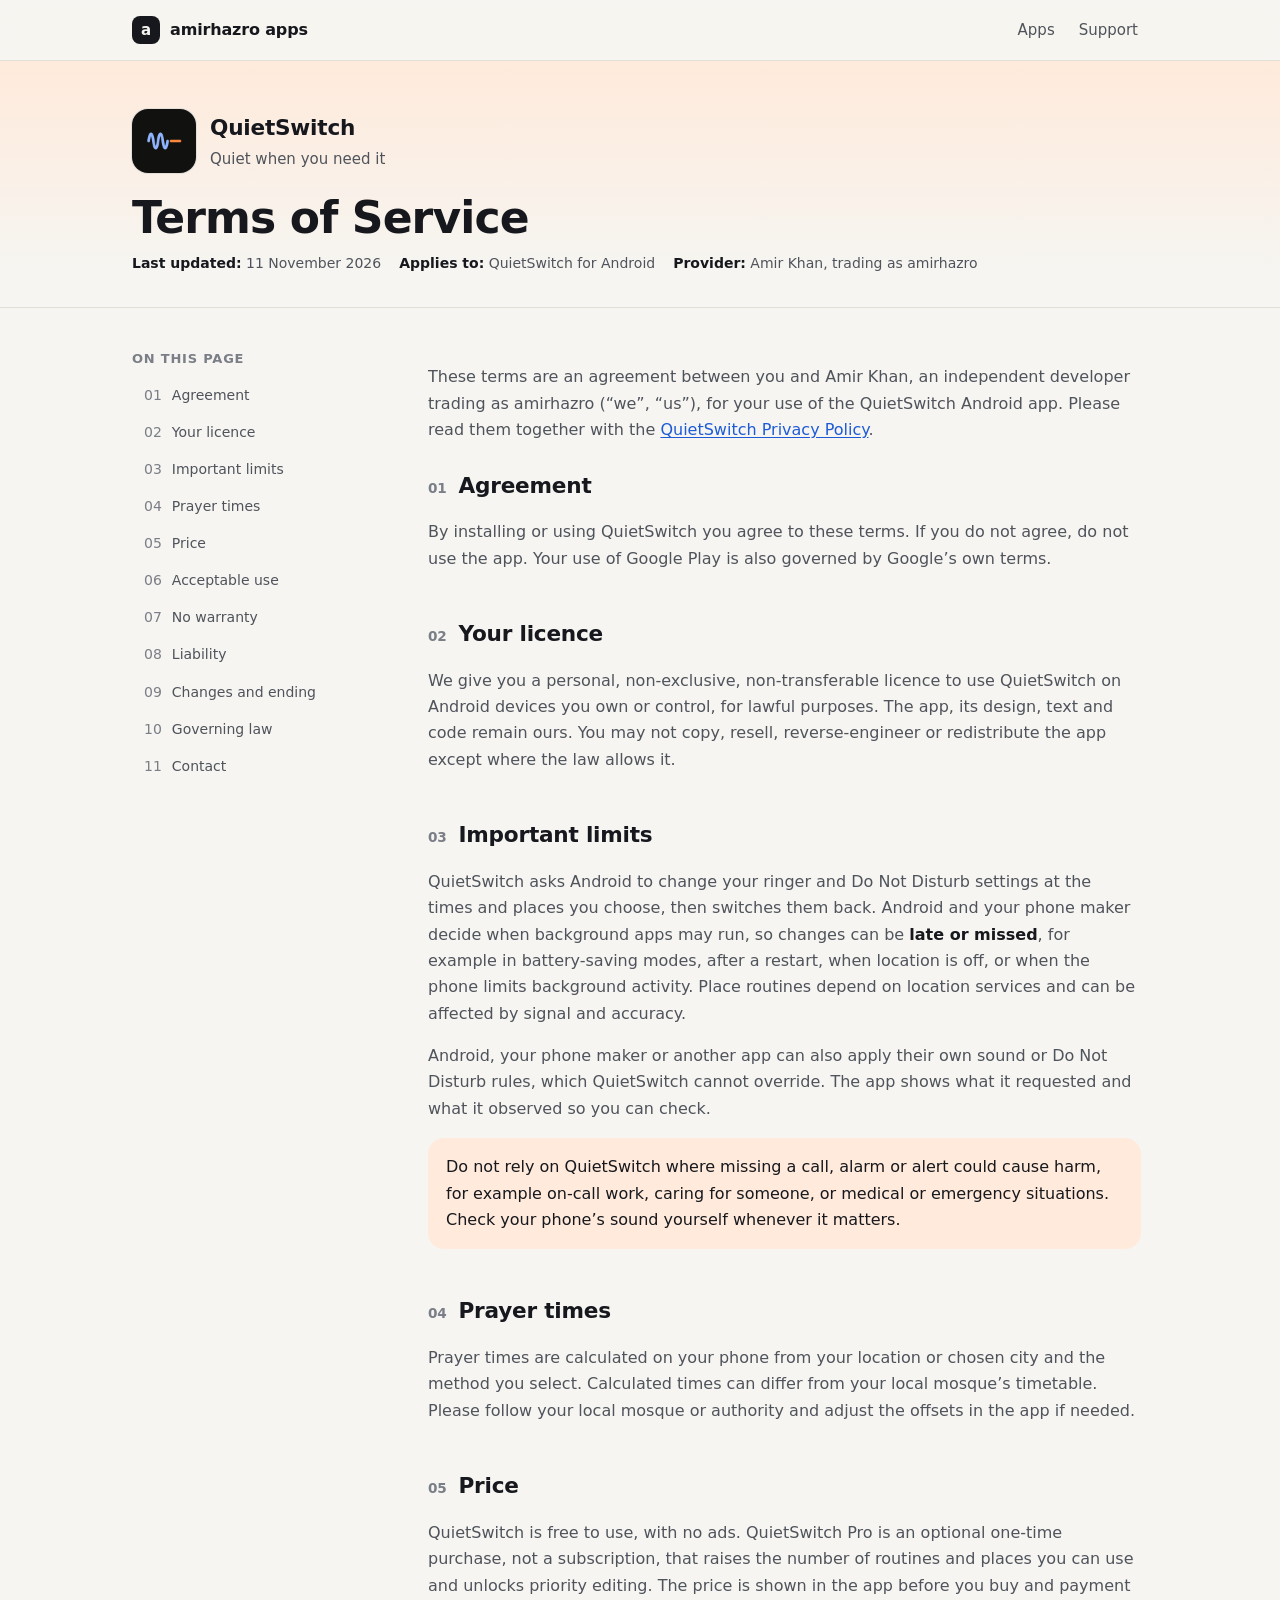
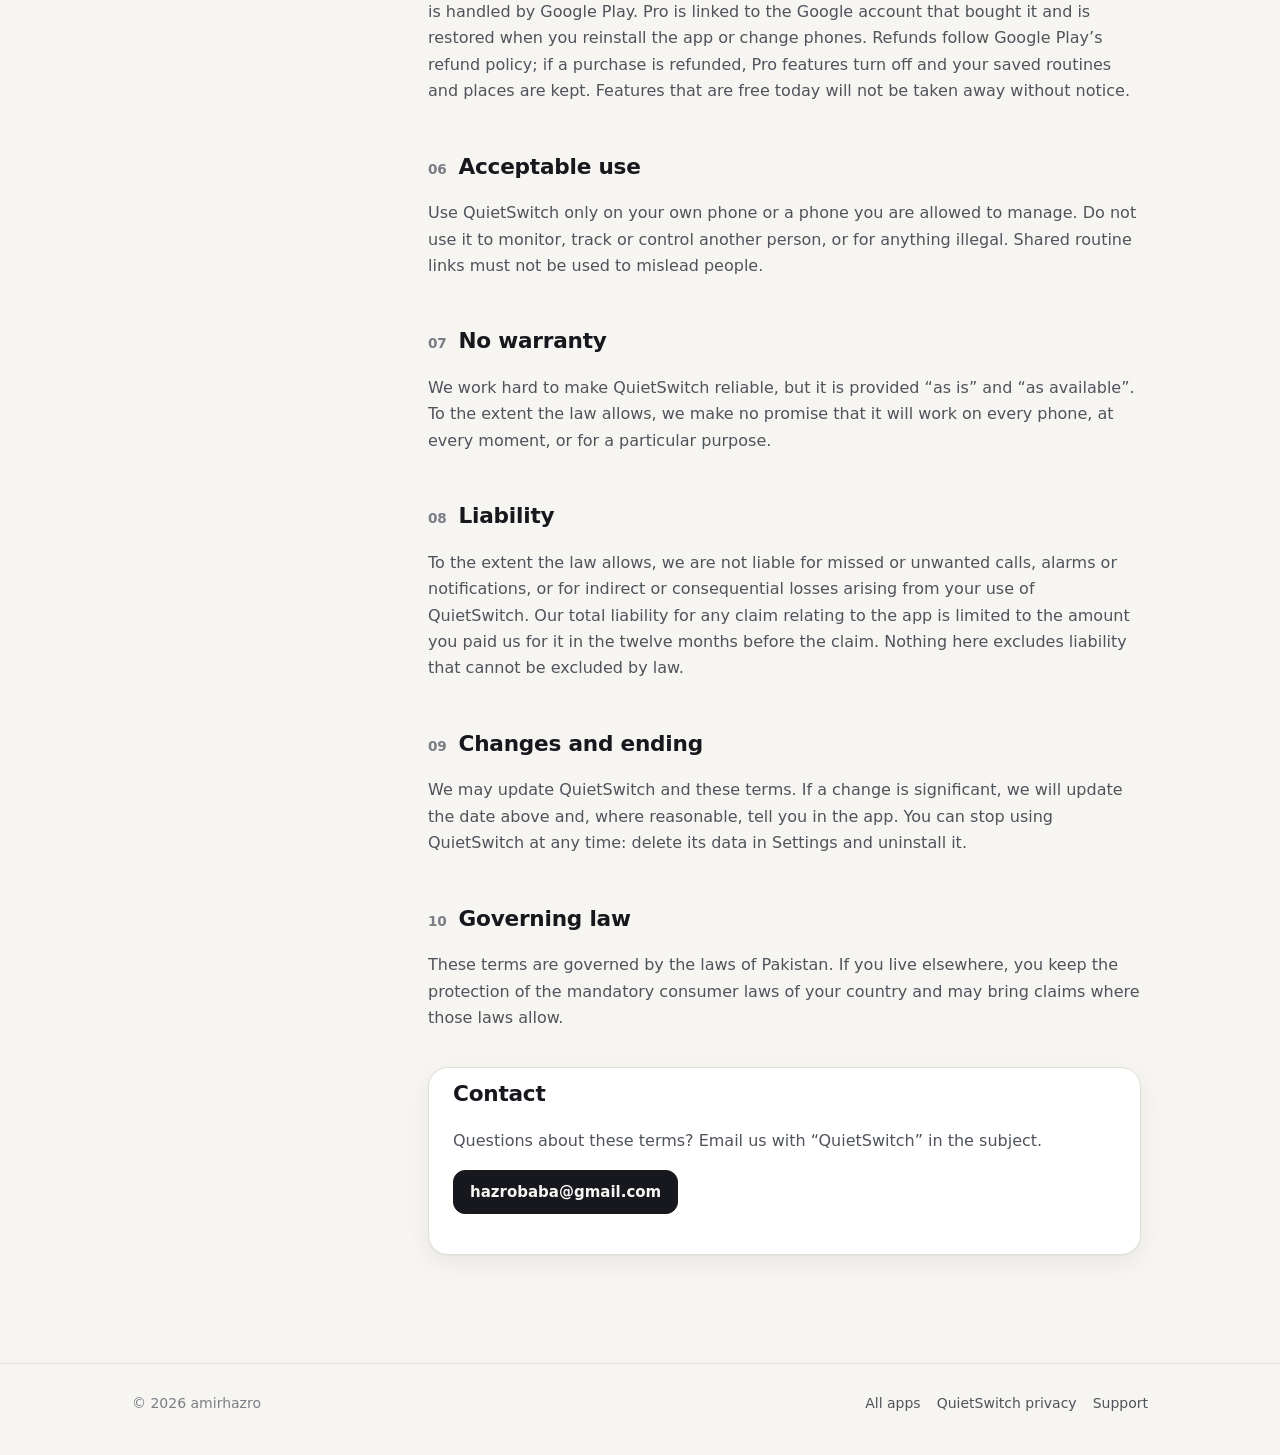
<file: quietswitch/terms/index.html>
<!doctype html>
<html lang="en">
<head>
<meta charset="utf-8">
<meta name="viewport" content="width=device-width, initial-scale=1">
<title>QuietSwitch Terms of Service</title>
<meta name="description" content="The terms for using QuietSwitch, including important limits on automatic sound changes.">
<link rel="stylesheet" href="/assets/site.css?v=2">
</head>
<body class="app-quietswitch">
<a class="skip" href="#terms">Skip to terms</a>
<header class="site-header">
  <div class="wrap">
    <a class="brand" href="/"><span class="brand-mark" aria-hidden="true">a</span>amirhazro apps</a>
    <nav class="nav" aria-label="Main">
      <a href="/#apps">Apps</a>
      <a href="/support/">Support</a>
    </nav>
  </div>
</header>

<main>
  <section class="doc-hero">
    <div class="wrap">
      <div class="app-head">
        <img class="app-icon" src="/assets/quietswitch.png" alt="" width="64" height="64">
        <div><h2>QuietSwitch</h2><p>Quiet when you need it</p></div>
      </div>
      <h1>Terms of Service</h1>
      <ul class="meta">
        <li><strong>Last updated:</strong> 11 November 2026</li>
        <li><strong>Applies to:</strong> QuietSwitch for Android</li>
        <li><strong>Provider:</strong> Amir Khan, trading as amirhazro</li>
      </ul>
    </div>
  </section>

  <div class="wrap doc">
    <nav class="toc" aria-label="On this page">
      <p>On this page</p>
      <ol>
        <li><a href="#agreement">Agreement</a></li>
        <li><a href="#licence">Your licence</a></li>
        <li><a href="#limits">Important limits</a></li>
        <li><a href="#prayer">Prayer times</a></li>
        <li><a href="#price">Price</a></li>
        <li><a href="#use">Acceptable use</a></li>
        <li><a href="#warranty">No warranty</a></li>
        <li><a href="#liability">Liability</a></li>
        <li><a href="#changes">Changes and ending</a></li>
        <li><a href="#law">Governing law</a></li>
        <li><a href="#contact">Contact</a></li>
      </ol>
    </nav>

    <article class="prose" id="terms">
      <p>These terms are an agreement between you and Amir Khan, an independent developer trading as amirhazro (“we”, “us”), for your use of the QuietSwitch Android app. Please read them together with the <a href="/quietswitch/privacy/">QuietSwitch Privacy Policy</a>.</p>

      <section id="agreement">
        <h2>Agreement</h2>
        <p>By installing or using QuietSwitch you agree to these terms. If you do not agree, do not use the app. Your use of Google Play is also governed by Google’s own terms.</p>
      </section>

      <section id="licence">
        <h2>Your licence</h2>
        <p>We give you a personal, non-exclusive, non-transferable licence to use QuietSwitch on Android devices you own or control, for lawful purposes. The app, its design, text and code remain ours. You may not copy, resell, reverse-engineer or redistribute the app except where the law allows it.</p>
      </section>

      <section id="limits">
        <h2>Important limits</h2>
        <p>QuietSwitch asks Android to change your ringer and Do Not Disturb settings at the times and places you choose, then switches them back. Android and your phone maker decide when background apps may run, so changes can be <strong>late or missed</strong>, for example in battery-saving modes, after a restart, when location is off, or when the phone limits background activity. Place routines depend on location services and can be affected by signal and accuracy.</p>
        <p>Android, your phone maker or another app can also apply their own sound or Do Not Disturb rules, which QuietSwitch cannot override. The app shows what it requested and what it observed so you can check.</p>
        <div class="callout"><p>Do not rely on QuietSwitch where missing a call, alarm or alert could cause harm, for example on-call work, caring for someone, or medical or emergency situations. Check your phone’s sound yourself whenever it matters.</p></div>
      </section>

      <section id="prayer">
        <h2>Prayer times</h2>
        <p>Prayer times are calculated on your phone from your location or chosen city and the method you select. Calculated times can differ from your local mosque’s timetable. Please follow your local mosque or authority and adjust the offsets in the app if needed.</p>
      </section>

      <section id="price">
        <h2>Price</h2>
        <p>QuietSwitch is free to use, with no ads. QuietSwitch Pro is an optional one-time purchase, not a subscription, that raises the number of routines and places you can use and unlocks priority editing. The price is shown in the app before you buy and payment is handled by Google Play. Pro is linked to the Google account that bought it and is restored when you reinstall the app or change phones. Refunds follow Google Play’s refund policy; if a purchase is refunded, Pro features turn off and your saved routines and places are kept. Features that are free today will not be taken away without notice.</p>
      </section>

      <section id="use">
        <h2>Acceptable use</h2>
        <p>Use QuietSwitch only on your own phone or a phone you are allowed to manage. Do not use it to monitor, track or control another person, or for anything illegal. Shared routine links must not be used to mislead people.</p>
      </section>

      <section id="warranty">
        <h2>No warranty</h2>
        <p>We work hard to make QuietSwitch reliable, but it is provided “as is” and “as available”. To the extent the law allows, we make no promise that it will work on every phone, at every moment, or for a particular purpose.</p>
      </section>

      <section id="liability">
        <h2>Liability</h2>
        <p>To the extent the law allows, we are not liable for missed or unwanted calls, alarms or notifications, or for indirect or consequential losses arising from your use of QuietSwitch. Our total liability for any claim relating to the app is limited to the amount you paid us for it in the twelve months before the claim. Nothing here excludes liability that cannot be excluded by law.</p>
      </section>

      <section id="changes">
        <h2>Changes and ending</h2>
        <p>We may update QuietSwitch and these terms. If a change is significant, we will update the date above and, where reasonable, tell you in the app. You can stop using QuietSwitch at any time: delete its data in Settings and uninstall it.</p>
      </section>

      <section id="law">
        <h2>Governing law</h2>
        <p>These terms are governed by the laws of Pakistan. If you live elsewhere, you keep the protection of the mandatory consumer laws of your country and may bring claims where those laws allow.</p>
      </section>

      <section id="contact" class="contact-card">
        <h2>Contact</h2>
        <p>Questions about these terms? Email us with “QuietSwitch” in the subject.</p>
        <p><a class="btn" href="mailto:hazrobaba@gmail.com?subject=QuietSwitch%20terms">hazrobaba@gmail.com</a></p>
      </section>
    </article>
  </div>
</main>

<footer class="site-footer">
  <div class="wrap">
    <span>© 2026 amirhazro</span>
    <nav aria-label="Footer">
      <a href="/">All apps</a>
      <a href="/quietswitch/privacy/">QuietSwitch privacy</a>
      <a href="/support/">Support</a>
    </nav>
  </div>
</footer>
</body>
</html>
</file>
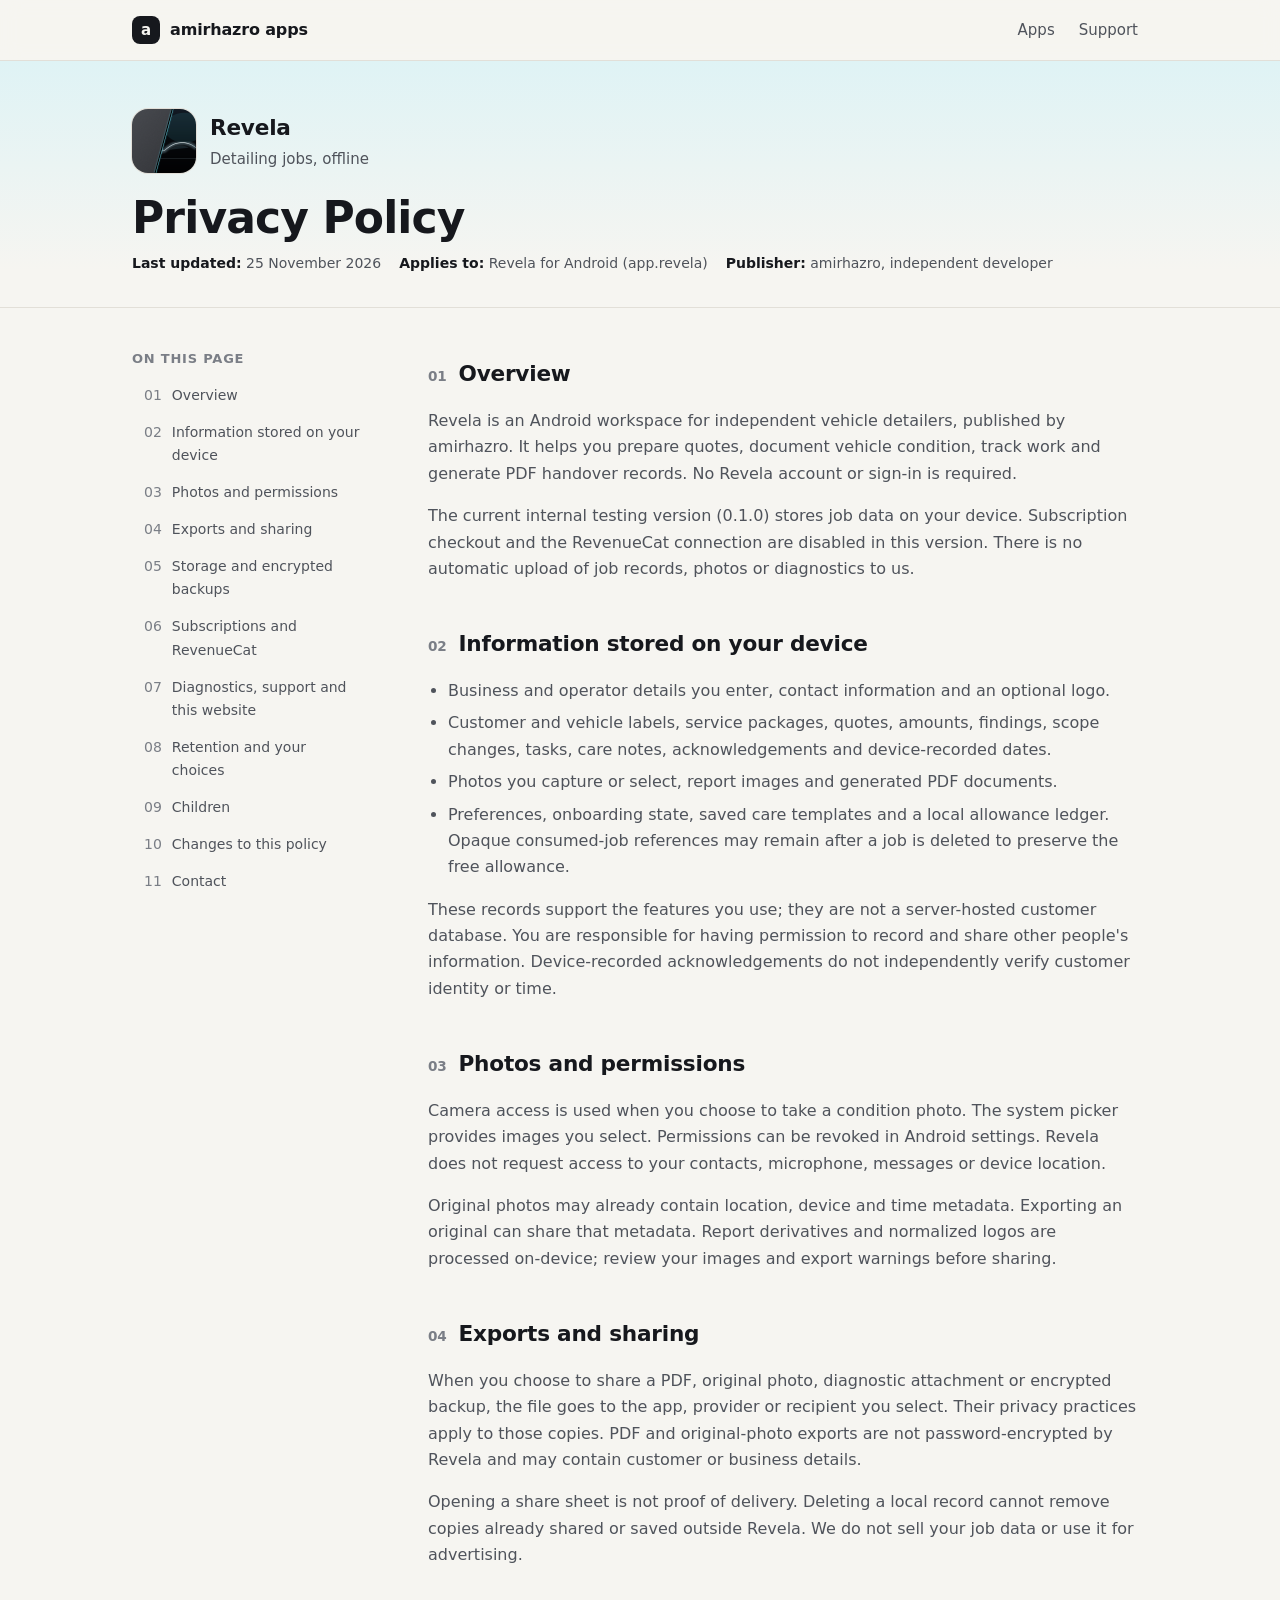
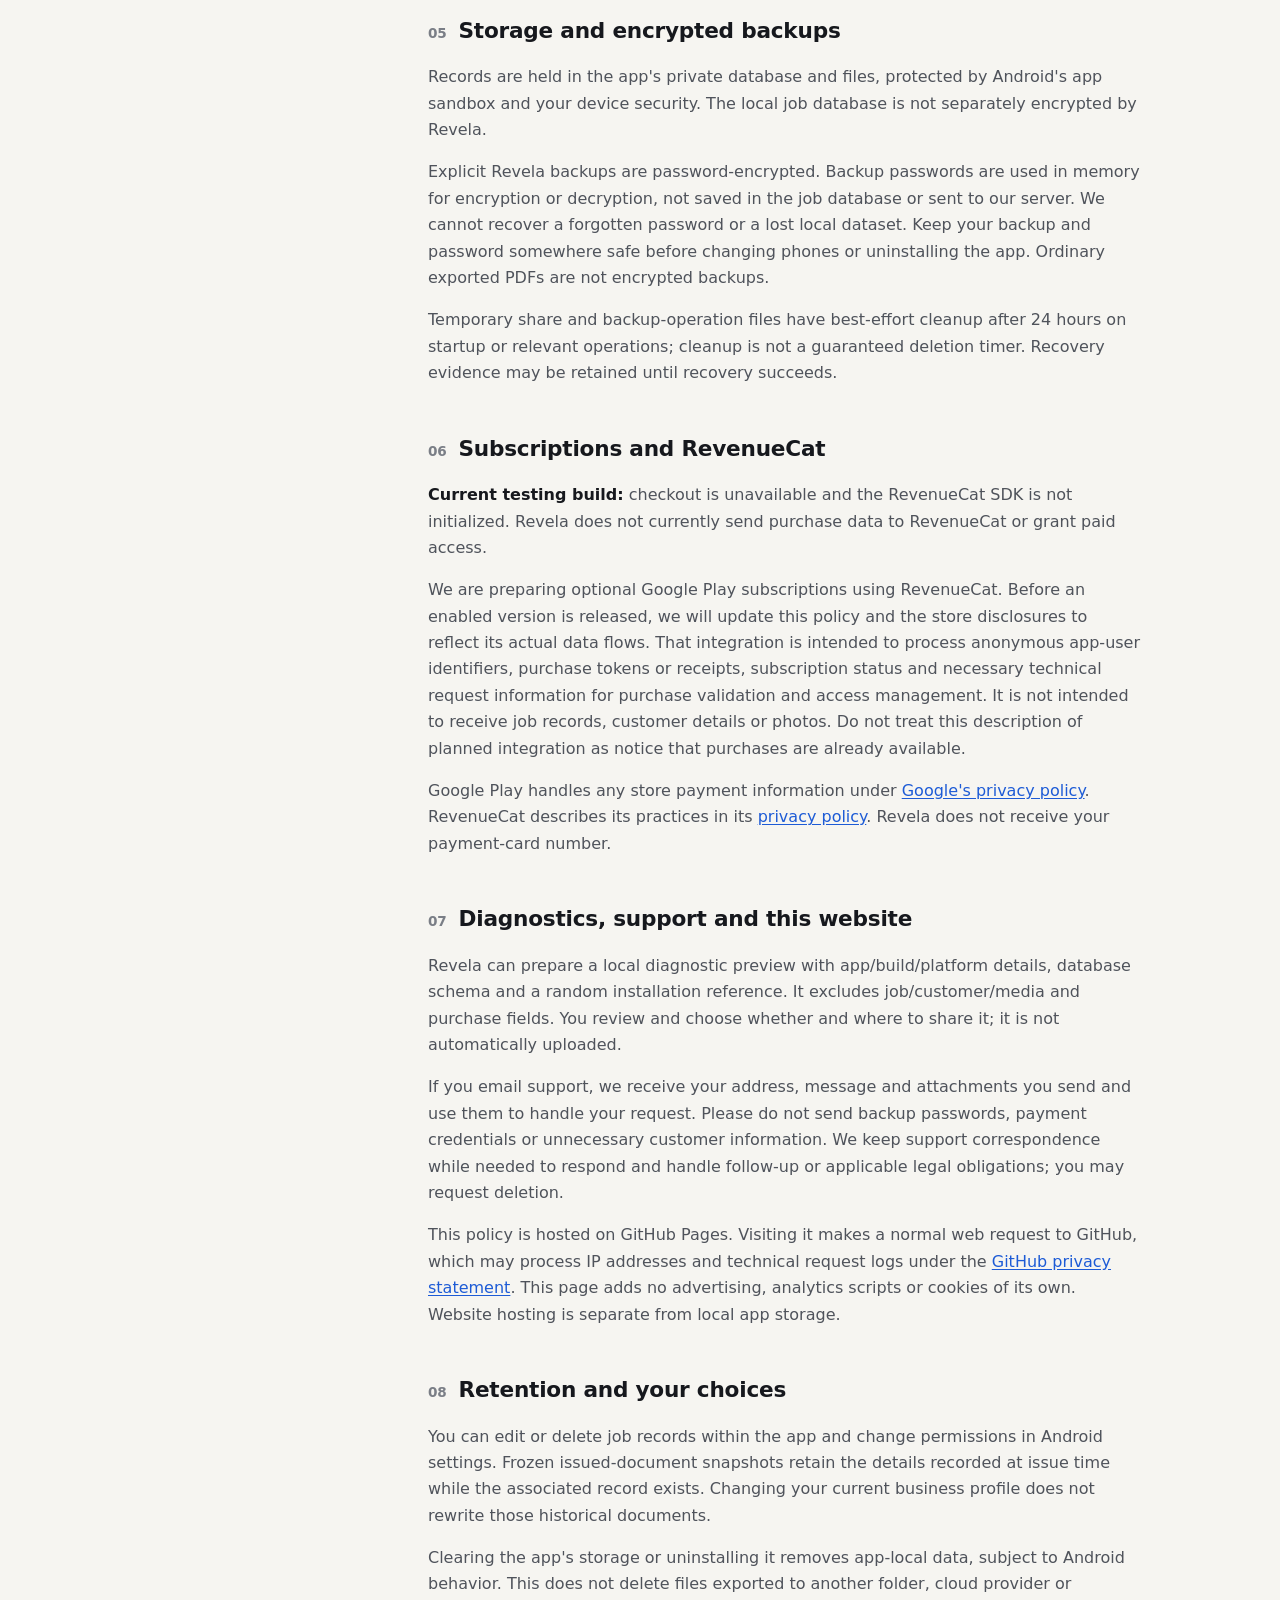
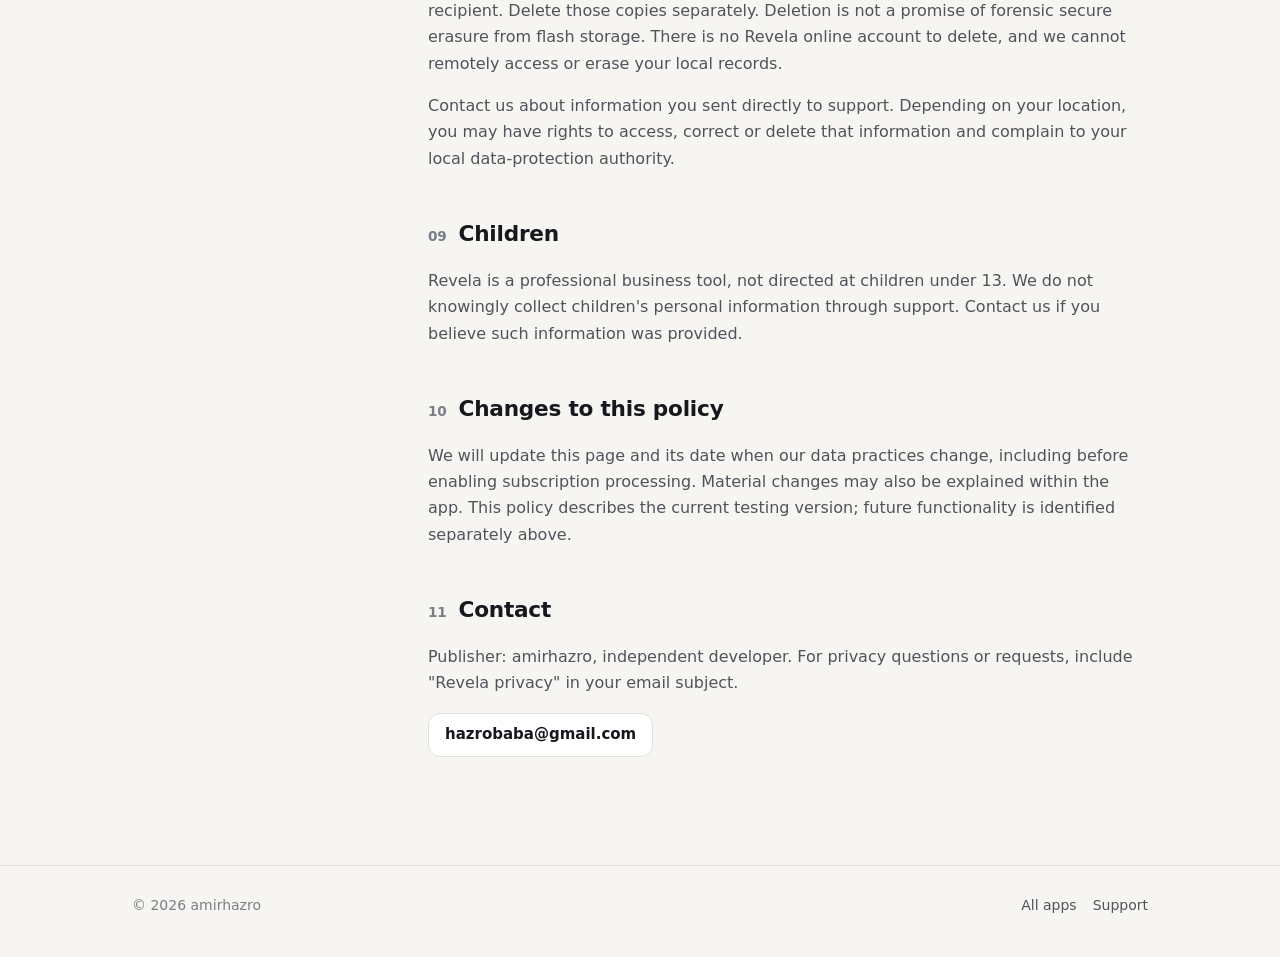
<file: revela/privacy/index.html>
<!doctype html>
<html lang="en">
<head>
<meta charset="utf-8">
<meta name="viewport" content="width=device-width, initial-scale=1">
<title>Revela Privacy Policy</title>
<meta name="description" content="How Revela handles local detailing records, photos, backups and support requests.">
<link rel="stylesheet" href="/assets/site.css?v=3">
</head>
<body class="app-revela">
<a class="skip" href="#content">Skip to content</a>
<header class="site-header">
  <div class="wrap">
    <a class="brand" href="/"><span class="brand-mark" aria-hidden="true">a</span>amirhazro apps</a>
    <nav class="nav" aria-label="Main">
      <a href="/#apps">Apps</a>
      <a href="/support/">Support</a>
    </nav>
  </div>
</header>

<main>
  <section class="doc-hero">
    <div class="wrap">
      <div class="app-head">
        <img class="app-icon" src="/assets/revela.png" alt="" width="64" height="64">
        <div><h2>Revela</h2><p>Detailing jobs, offline</p></div>
      </div>
      <h1>Privacy Policy</h1>
      <ul class="meta">
        <li><strong>Last updated:</strong> 25 November 2026</li>
        <li><strong>Applies to:</strong> Revela for Android (app.revela)</li>
        <li><strong>Publisher:</strong> amirhazro, independent developer</li>
      </ul>
</div></section><div class="wrap doc"><nav class="toc" aria-label="On this page"><p>On this page</p><ol><li><a href="#overview">Overview</a></li><li><a href="#data">Information stored on your device</a></li><li><a href="#photos">Photos and permissions</a></li><li><a href="#sharing">Exports and sharing</a></li><li><a href="#security">Storage and encrypted backups</a></li><li><a href="#billing">Subscriptions and RevenueCat</a></li><li><a href="#support">Diagnostics, support and this website</a></li><li><a href="#deletion">Retention and your choices</a></li><li><a href="#children">Children</a></li><li><a href="#changes">Changes to this policy</a></li><li><a href="#contact">Contact</a></li></ol></nav><article class="prose" id="content"><section id="overview"><h2>Overview</h2><p>Revela is an Android workspace for independent vehicle detailers, published by amirhazro. It helps you prepare quotes, document vehicle condition, track work and generate PDF handover records. No Revela account or sign-in is required.</p><p>The current internal testing version (0.1.0) stores job data on your device. Subscription checkout and the RevenueCat connection are disabled in this version. There is no automatic upload of job records, photos or diagnostics to us.</p></section><section id="data"><h2>Information stored on your device</h2><ul><li>Business and operator details you enter, contact information and an optional logo.</li><li>Customer and vehicle labels, service packages, quotes, amounts, findings, scope changes, tasks, care notes, acknowledgements and device-recorded dates.</li><li>Photos you capture or select, report images and generated PDF documents.</li><li>Preferences, onboarding state, saved care templates and a local allowance ledger. Opaque consumed-job references may remain after a job is deleted to preserve the free allowance.</li></ul><p>These records support the features you use; they are not a server-hosted customer database. You are responsible for having permission to record and share other people's information. Device-recorded acknowledgements do not independently verify customer identity or time.</p></section><section id="photos"><h2>Photos and permissions</h2><p>Camera access is used when you choose to take a condition photo. The system picker provides images you select. Permissions can be revoked in Android settings. Revela does not request access to your contacts, microphone, messages or device location.</p><p>Original photos may already contain location, device and time metadata. Exporting an original can share that metadata. Report derivatives and normalized logos are processed on-device; review your images and export warnings before sharing.</p></section><section id="sharing"><h2>Exports and sharing</h2><p>When you choose to share a PDF, original photo, diagnostic attachment or encrypted backup, the file goes to the app, provider or recipient you select. Their privacy practices apply to those copies. PDF and original-photo exports are not password-encrypted by Revela and may contain customer or business details.</p><p>Opening a share sheet is not proof of delivery. Deleting a local record cannot remove copies already shared or saved outside Revela. We do not sell your job data or use it for advertising.</p></section><section id="security"><h2>Storage and encrypted backups</h2><p>Records are held in the app's private database and files, protected by Android's app sandbox and your device security. The local job database is not separately encrypted by Revela.</p><p>Explicit Revela backups are password-encrypted. Backup passwords are used in memory for encryption or decryption, not saved in the job database or sent to our server. We cannot recover a forgotten password or a lost local dataset. Keep your backup and password somewhere safe before changing phones or uninstalling the app. Ordinary exported PDFs are not encrypted backups.</p><p>Temporary share and backup-operation files have best-effort cleanup after 24 hours on startup or relevant operations; cleanup is not a guaranteed deletion timer. Recovery evidence may be retained until recovery succeeds.</p></section><section id="billing"><h2>Subscriptions and RevenueCat</h2><p><strong>Current testing build:</strong> checkout is unavailable and the RevenueCat SDK is not initialized. Revela does not currently send purchase data to RevenueCat or grant paid access.</p><p>We are preparing optional Google Play subscriptions using RevenueCat. Before an enabled version is released, we will update this policy and the store disclosures to reflect its actual data flows. That integration is intended to process anonymous app-user identifiers, purchase tokens or receipts, subscription status and necessary technical request information for purchase validation and access management. It is not intended to receive job records, customer details or photos. Do not treat this description of planned integration as notice that purchases are already available.</p><p>Google Play handles any store payment information under <a href="https://policies.google.com/privacy">Google's privacy policy</a>. RevenueCat describes its practices in its <a href="https://www.revenuecat.com/privacy">privacy policy</a>. Revela does not receive your payment-card number.</p></section><section id="support"><h2>Diagnostics, support and this website</h2><p>Revela can prepare a local diagnostic preview with app/build/platform details, database schema and a random installation reference. It excludes job/customer/media and purchase fields. You review and choose whether and where to share it; it is not automatically uploaded.</p><p>If you email support, we receive your address, message and attachments you send and use them to handle your request. Please do not send backup passwords, payment credentials or unnecessary customer information. We keep support correspondence while needed to respond and handle follow-up or applicable legal obligations; you may request deletion.</p><p>This policy is hosted on GitHub Pages. Visiting it makes a normal web request to GitHub, which may process IP addresses and technical request logs under the <a href="https://docs.github.com/en/site-policy/privacy-policies/github-general-privacy-statement">GitHub privacy statement</a>. This page adds no advertising, analytics scripts or cookies of its own. Website hosting is separate from local app storage.</p></section><section id="deletion"><h2>Retention and your choices</h2><p>You can edit or delete job records within the app and change permissions in Android settings. Frozen issued-document snapshots retain the details recorded at issue time while the associated record exists. Changing your current business profile does not rewrite those historical documents.</p><p>Clearing the app's storage or uninstalling it removes app-local data, subject to Android behavior. This does not delete files exported to another folder, cloud provider or recipient. Delete those copies separately. Deletion is not a promise of forensic secure erasure from flash storage. There is no Revela online account to delete, and we cannot remotely access or erase your local records.</p><p>Contact us about information you sent directly to support. Depending on your location, you may have rights to access, correct or delete that information and complain to your local data-protection authority.</p></section><section id="children"><h2>Children</h2><p>Revela is a professional business tool, not directed at children under 13. We do not knowingly collect children's personal information through support. Contact us if you believe such information was provided.</p></section><section id="changes"><h2>Changes to this policy</h2><p>We will update this page and its date when our data practices change, including before enabling subscription processing. Material changes may also be explained within the app. This policy describes the current testing version; future functionality is identified separately above.</p></section><section id="contact"><h2>Contact</h2><p>Publisher: amirhazro, independent developer. For privacy questions or requests, include "Revela privacy" in your email subject.</p><p><a class="btn" href="mailto:hazrobaba@gmail.com?subject=Revela%20privacy">hazrobaba@gmail.com</a></p></section></article></div></main><footer class="site-footer"><div class="wrap"><span>© 2026 amirhazro</span><nav aria-label="Footer"><a href="/">All apps</a><a href="/support/">Support</a></nav></div></footer></body></html>
</file>
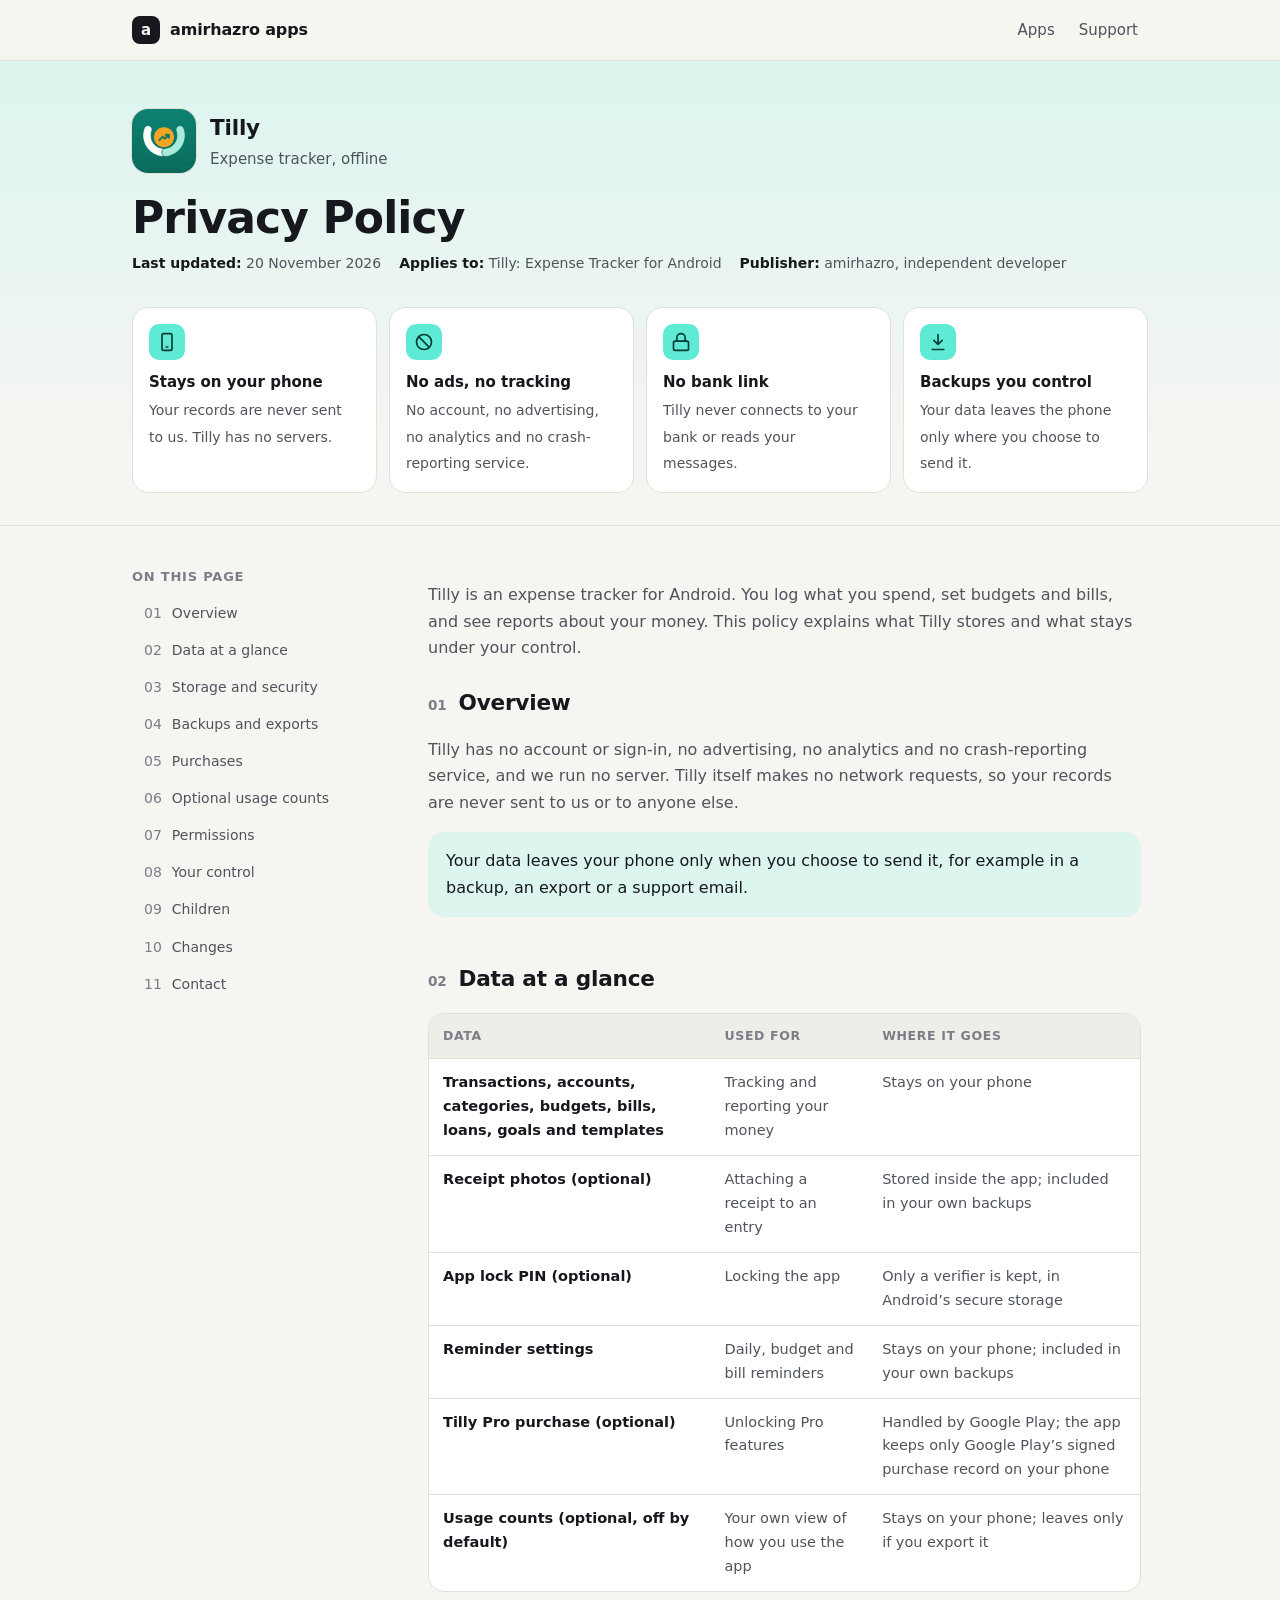
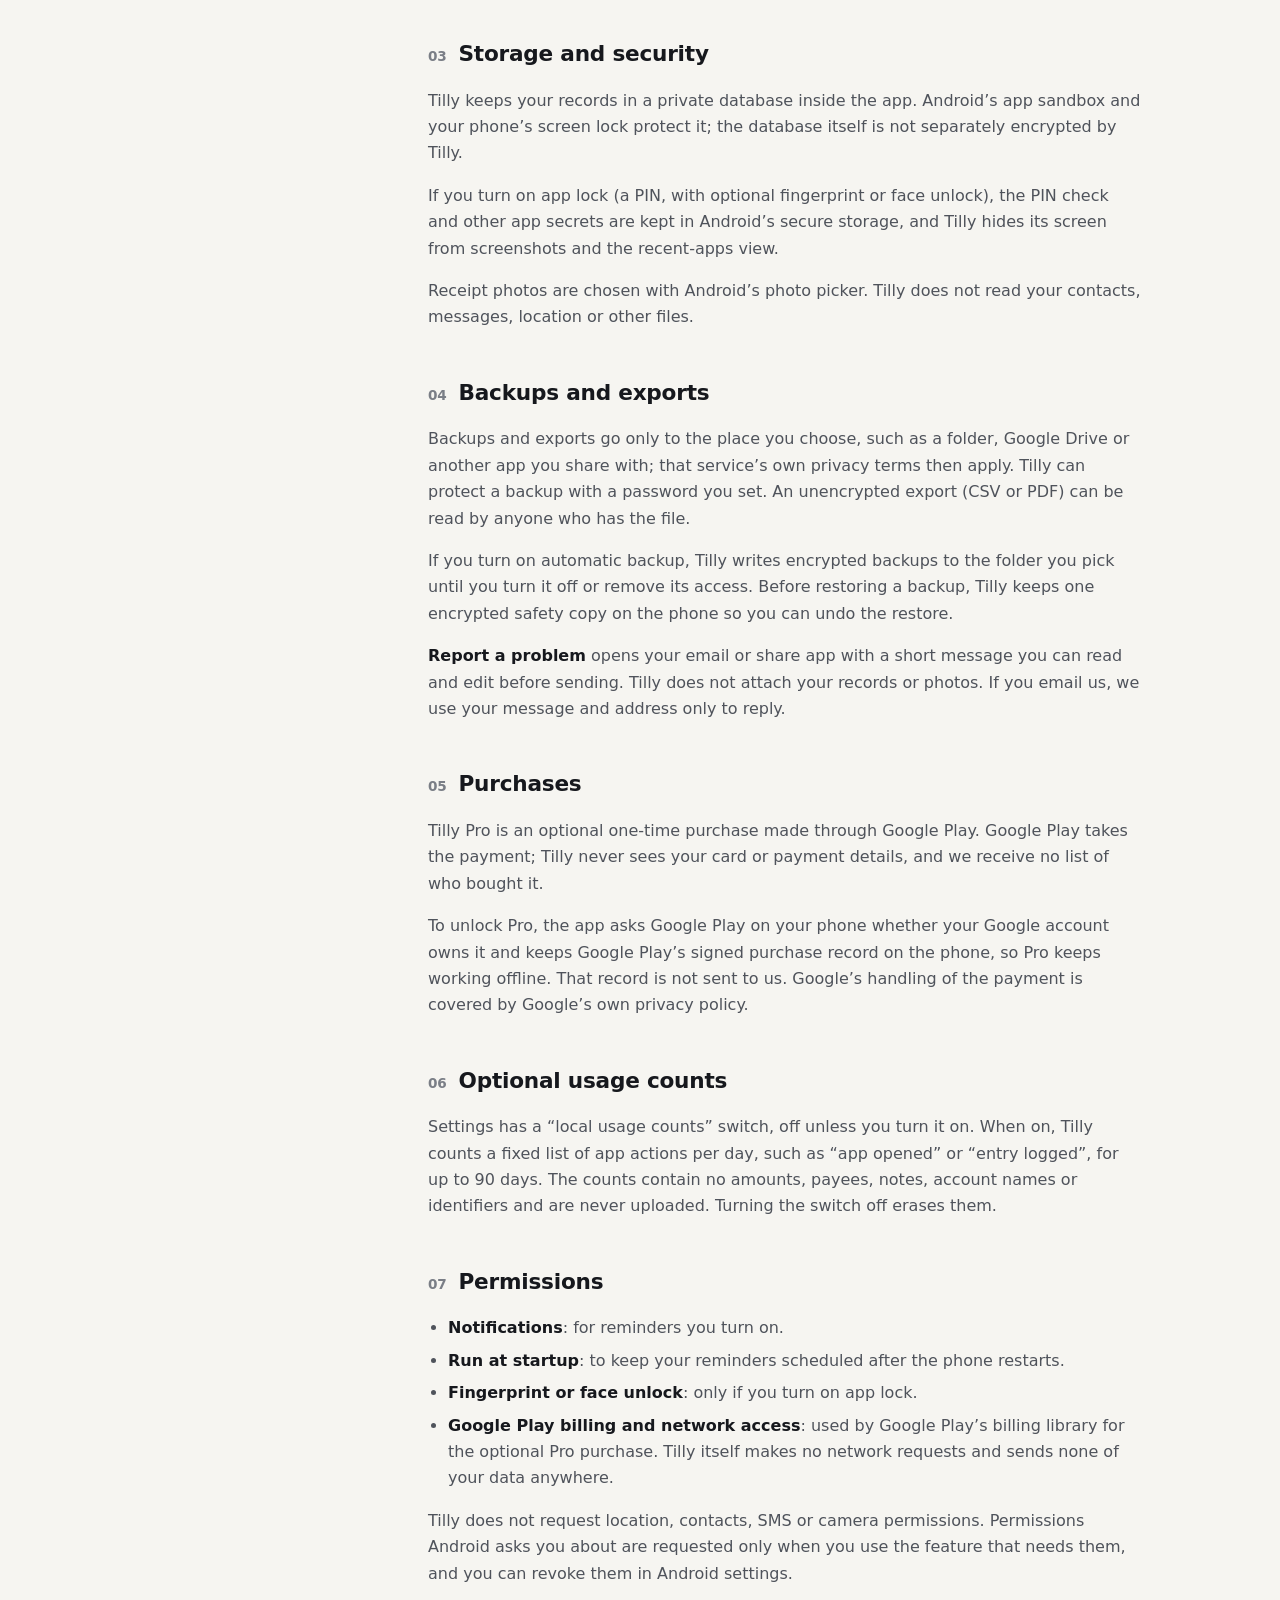
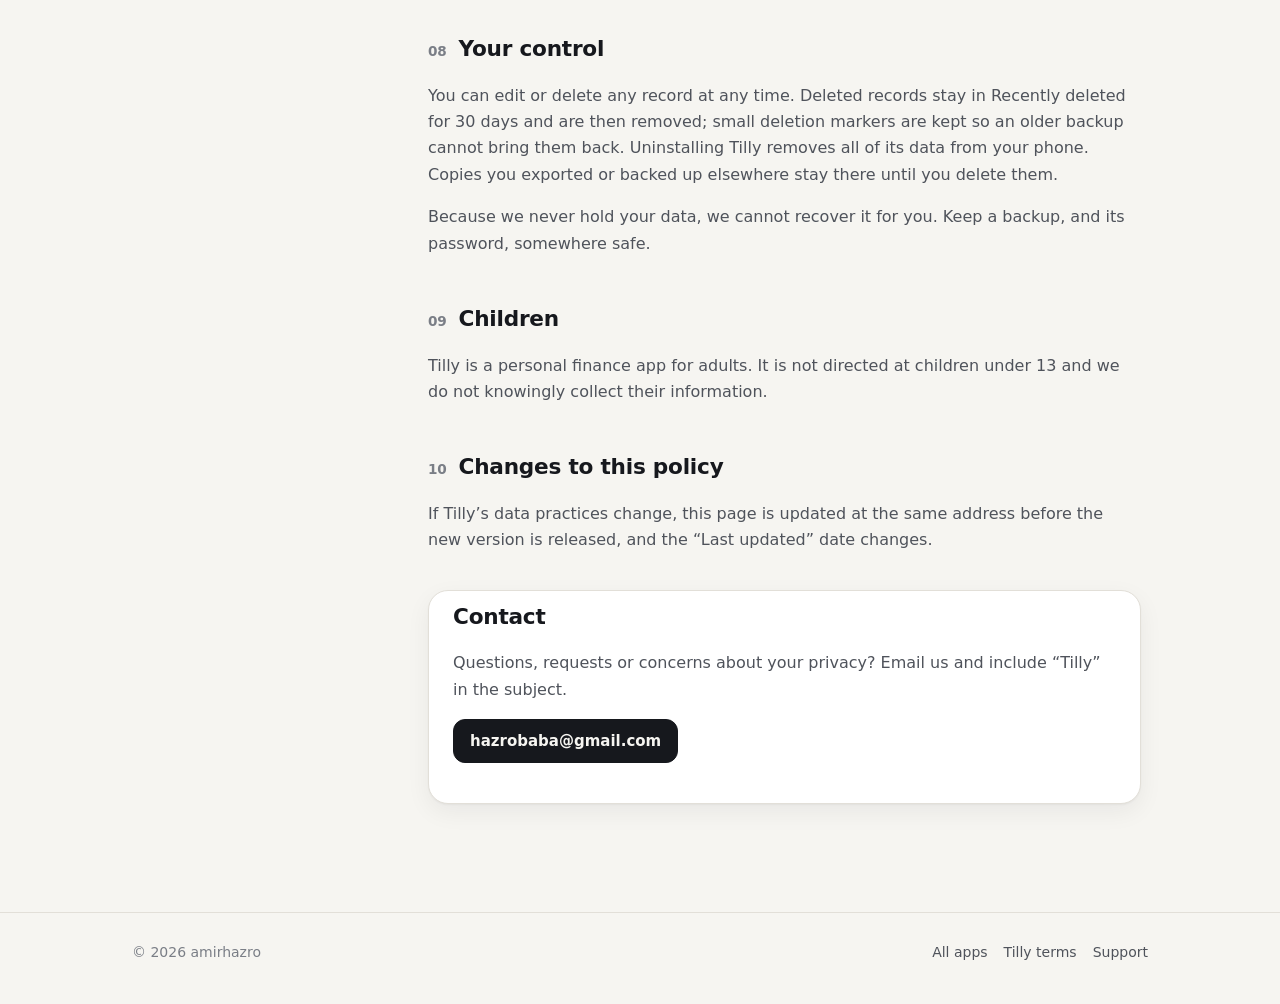
<file: tilly/privacy/index.html>
<!doctype html>
<html lang="en">
<head>
<meta charset="utf-8">
<meta name="viewport" content="width=device-width, initial-scale=1">
<title>Tilly Privacy Policy</title>
<meta name="description" content="How Tilly handles your money records. Everything stays on your phone; no account, no ads, no tracking.">
<link rel="stylesheet" href="/assets/site.css?v=2">
</head>
<body class="app-tilly">
<a class="skip" href="#content">Skip to content</a>
<header class="site-header">
  <div class="wrap">
    <a class="brand" href="/"><span class="brand-mark" aria-hidden="true">a</span>amirhazro apps</a>
    <nav class="nav" aria-label="Main">
      <a href="/#apps">Apps</a>
      <a href="/support/">Support</a>
    </nav>
  </div>
</header>

<main>
  <section class="doc-hero">
    <div class="wrap">
      <div class="app-head">
        <img class="app-icon" src="/assets/tilly.png" alt="" width="64" height="64">
        <div><h2>Tilly</h2><p>Expense tracker, offline</p></div>
      </div>
      <h1>Privacy Policy</h1>
      <ul class="meta">
        <li><strong>Last updated:</strong> 20 November 2026</li>
        <li><strong>Applies to:</strong> Tilly: Expense Tracker for Android</li>
        <li><strong>Publisher:</strong> amirhazro, independent developer</li>
      </ul>
      <ul class="glance" aria-label="Summary">
        <li><div class="ico" aria-hidden="true"><svg viewBox="0 0 24 24" fill="none" stroke="currentColor" stroke-width="2" stroke-linecap="round" stroke-linejoin="round"><rect x="6" y="2" width="12" height="20" rx="2"/><path d="M11 18h2"/></svg></div><strong>Stays on your phone</strong><span>Your records are never sent to us. Tilly has no servers.</span></li>
        <li><div class="ico" aria-hidden="true"><svg viewBox="0 0 24 24" fill="none" stroke="currentColor" stroke-width="2" stroke-linecap="round" stroke-linejoin="round"><circle cx="12" cy="12" r="9"/><path d="M5.6 5.6l12.8 12.8"/></svg></div><strong>No ads, no tracking</strong><span>No account, no advertising, no analytics and no crash-reporting service.</span></li>
        <li><div class="ico" aria-hidden="true"><svg viewBox="0 0 24 24" fill="none" stroke="currentColor" stroke-width="2" stroke-linecap="round" stroke-linejoin="round"><rect x="3" y="11" width="18" height="11" rx="2"/><path d="M7 11V7a5 5 0 0 1 10 0v4"/></svg></div><strong>No bank link</strong><span>Tilly never connects to your bank or reads your messages.</span></li>
        <li><div class="ico" aria-hidden="true"><svg viewBox="0 0 24 24" fill="none" stroke="currentColor" stroke-width="2" stroke-linecap="round" stroke-linejoin="round"><path d="M12 3v12M7 10l5 5 5-5M5 21h14"/></svg></div><strong>Backups you control</strong><span>Your data leaves the phone only where you choose to send it.</span></li>
      </ul>
    </div>
  </section>

  <div class="wrap doc">
    <nav class="toc" aria-label="On this page">
      <p>On this page</p>
      <ol>
        <li><a href="#overview">Overview</a></li>
        <li><a href="#data">Data at a glance</a></li>
        <li><a href="#storage">Storage and security</a></li>
        <li><a href="#backups">Backups and exports</a></li>
        <li><a href="#purchases">Purchases</a></li>
        <li><a href="#usage">Optional usage counts</a></li>
        <li><a href="#permissions">Permissions</a></li>
        <li><a href="#deletion">Your control</a></li>
        <li><a href="#children">Children</a></li>
        <li><a href="#changes">Changes</a></li>
        <li><a href="#contact">Contact</a></li>
      </ol>
    </nav>

    <article class="prose" id="content">
      <p>Tilly is an expense tracker for Android. You log what you spend, set budgets and bills, and see reports about your money. This policy explains what Tilly stores and what stays under your control.</p>

      <section id="overview">
        <h2>Overview</h2>
        <p>Tilly has no account or sign-in, no advertising, no analytics and no crash-reporting service, and we run no server. Tilly itself makes no network requests, so your records are never sent to us or to anyone else.</p>
        <div class="callout"><p>Your data leaves your phone only when you choose to send it, for example in a backup, an export or a support email.</p></div>
      </section>

      <section id="data">
        <h2>Data at a glance</h2>
        <div class="table-wrap">
          <table>
            <thead><tr><th>Data</th><th>Used for</th><th>Where it goes</th></tr></thead>
            <tbody>
              <tr><td>Transactions, accounts, categories, budgets, bills, loans, goals and templates</td><td>Tracking and reporting your money</td><td>Stays on your phone</td></tr>
              <tr><td>Receipt photos (optional)</td><td>Attaching a receipt to an entry</td><td>Stored inside the app; included in your own backups</td></tr>
              <tr><td>App lock PIN (optional)</td><td>Locking the app</td><td>Only a verifier is kept, in Android’s secure storage</td></tr>
              <tr><td>Reminder settings</td><td>Daily, budget and bill reminders</td><td>Stays on your phone; included in your own backups</td></tr>
              <tr><td>Tilly Pro purchase (optional)</td><td>Unlocking Pro features</td><td>Handled by Google Play; the app keeps only Google Play’s signed purchase record on your phone</td></tr>
              <tr><td>Usage counts (optional, off by default)</td><td>Your own view of how you use the app</td><td>Stays on your phone; leaves only if you export it</td></tr>
            </tbody>
          </table>
        </div>
      </section>

      <section id="storage">
        <h2>Storage and security</h2>
        <p>Tilly keeps your records in a private database inside the app. Android’s app sandbox and your phone’s screen lock protect it; the database itself is not separately encrypted by Tilly.</p>
        <p>If you turn on app lock (a PIN, with optional fingerprint or face unlock), the PIN check and other app secrets are kept in Android’s secure storage, and Tilly hides its screen from screenshots and the recent-apps view.</p>
        <p>Receipt photos are chosen with Android’s photo picker. Tilly does not read your contacts, messages, location or other files.</p>
      </section>

      <section id="backups">
        <h2>Backups and exports</h2>
        <p>Backups and exports go only to the place you choose, such as a folder, Google Drive or another app you share with; that service’s own privacy terms then apply. Tilly can protect a backup with a password you set. An unencrypted export (CSV or PDF) can be read by anyone who has the file.</p>
        <p>If you turn on automatic backup, Tilly writes encrypted backups to the folder you pick until you turn it off or remove its access. Before restoring a backup, Tilly keeps one encrypted safety copy on the phone so you can undo the restore.</p>
        <p><strong>Report a problem</strong> opens your email or share app with a short message you can read and edit before sending. Tilly does not attach your records or photos. If you email us, we use your message and address only to reply.</p>
      </section>

      <section id="purchases">
        <h2>Purchases</h2>
        <p>Tilly Pro is an optional one-time purchase made through Google Play. Google Play takes the payment; Tilly never sees your card or payment details, and we receive no list of who bought it.</p>
        <p>To unlock Pro, the app asks Google Play on your phone whether your Google account owns it and keeps Google Play’s signed purchase record on the phone, so Pro keeps working offline. That record is not sent to us. Google’s handling of the payment is covered by Google’s own privacy policy.</p>
      </section>

      <section id="usage">
        <h2>Optional usage counts</h2>
        <p>Settings has a “local usage counts” switch, off unless you turn it on. When on, Tilly counts a fixed list of app actions per day, such as “app opened” or “entry logged”, for up to 90 days. The counts contain no amounts, payees, notes, account names or identifiers and are never uploaded. Turning the switch off erases them.</p>
      </section>

      <section id="permissions">
        <h2>Permissions</h2>
        <ul>
          <li><strong>Notifications</strong>: for reminders you turn on.</li>
          <li><strong>Run at startup</strong>: to keep your reminders scheduled after the phone restarts.</li>
          <li><strong>Fingerprint or face unlock</strong>: only if you turn on app lock.</li>
          <li><strong>Google Play billing and network access</strong>: used by Google Play’s billing library for the optional Pro purchase. Tilly itself makes no network requests and sends none of your data anywhere.</li>
        </ul>
        <p>Tilly does not request location, contacts, SMS or camera permissions. Permissions Android asks you about are requested only when you use the feature that needs them, and you can revoke them in Android settings.</p>
      </section>

      <section id="deletion">
        <h2>Your control</h2>
        <p>You can edit or delete any record at any time. Deleted records stay in Recently deleted for 30 days and are then removed; small deletion markers are kept so an older backup cannot bring them back. Uninstalling Tilly removes all of its data from your phone. Copies you exported or backed up elsewhere stay there until you delete them.</p>
        <p>Because we never hold your data, we cannot recover it for you. Keep a backup, and its password, somewhere safe.</p>
      </section>

      <section id="children">
        <h2>Children</h2>
        <p>Tilly is a personal finance app for adults. It is not directed at children under 13 and we do not knowingly collect their information.</p>
      </section>

      <section id="changes">
        <h2>Changes to this policy</h2>
        <p>If Tilly’s data practices change, this page is updated at the same address before the new version is released, and the “Last updated” date changes.</p>
      </section>

      <section id="contact" class="contact-card">
        <h2>Contact</h2>
        <p>Questions, requests or concerns about your privacy? Email us and include “Tilly” in the subject.</p>
        <p><a class="btn" href="mailto:hazrobaba@gmail.com?subject=Tilly%20privacy">hazrobaba@gmail.com</a></p>
      </section>
    </article>
  </div>
</main>

<footer class="site-footer">
  <div class="wrap">
    <span>© 2026 amirhazro</span>
    <nav aria-label="Footer">
      <a href="/">All apps</a>
      <a href="/tilly/terms/">Tilly terms</a>
      <a href="/support/">Support</a>
    </nav>
  </div>
</footer>
</body>
</html>
</file>
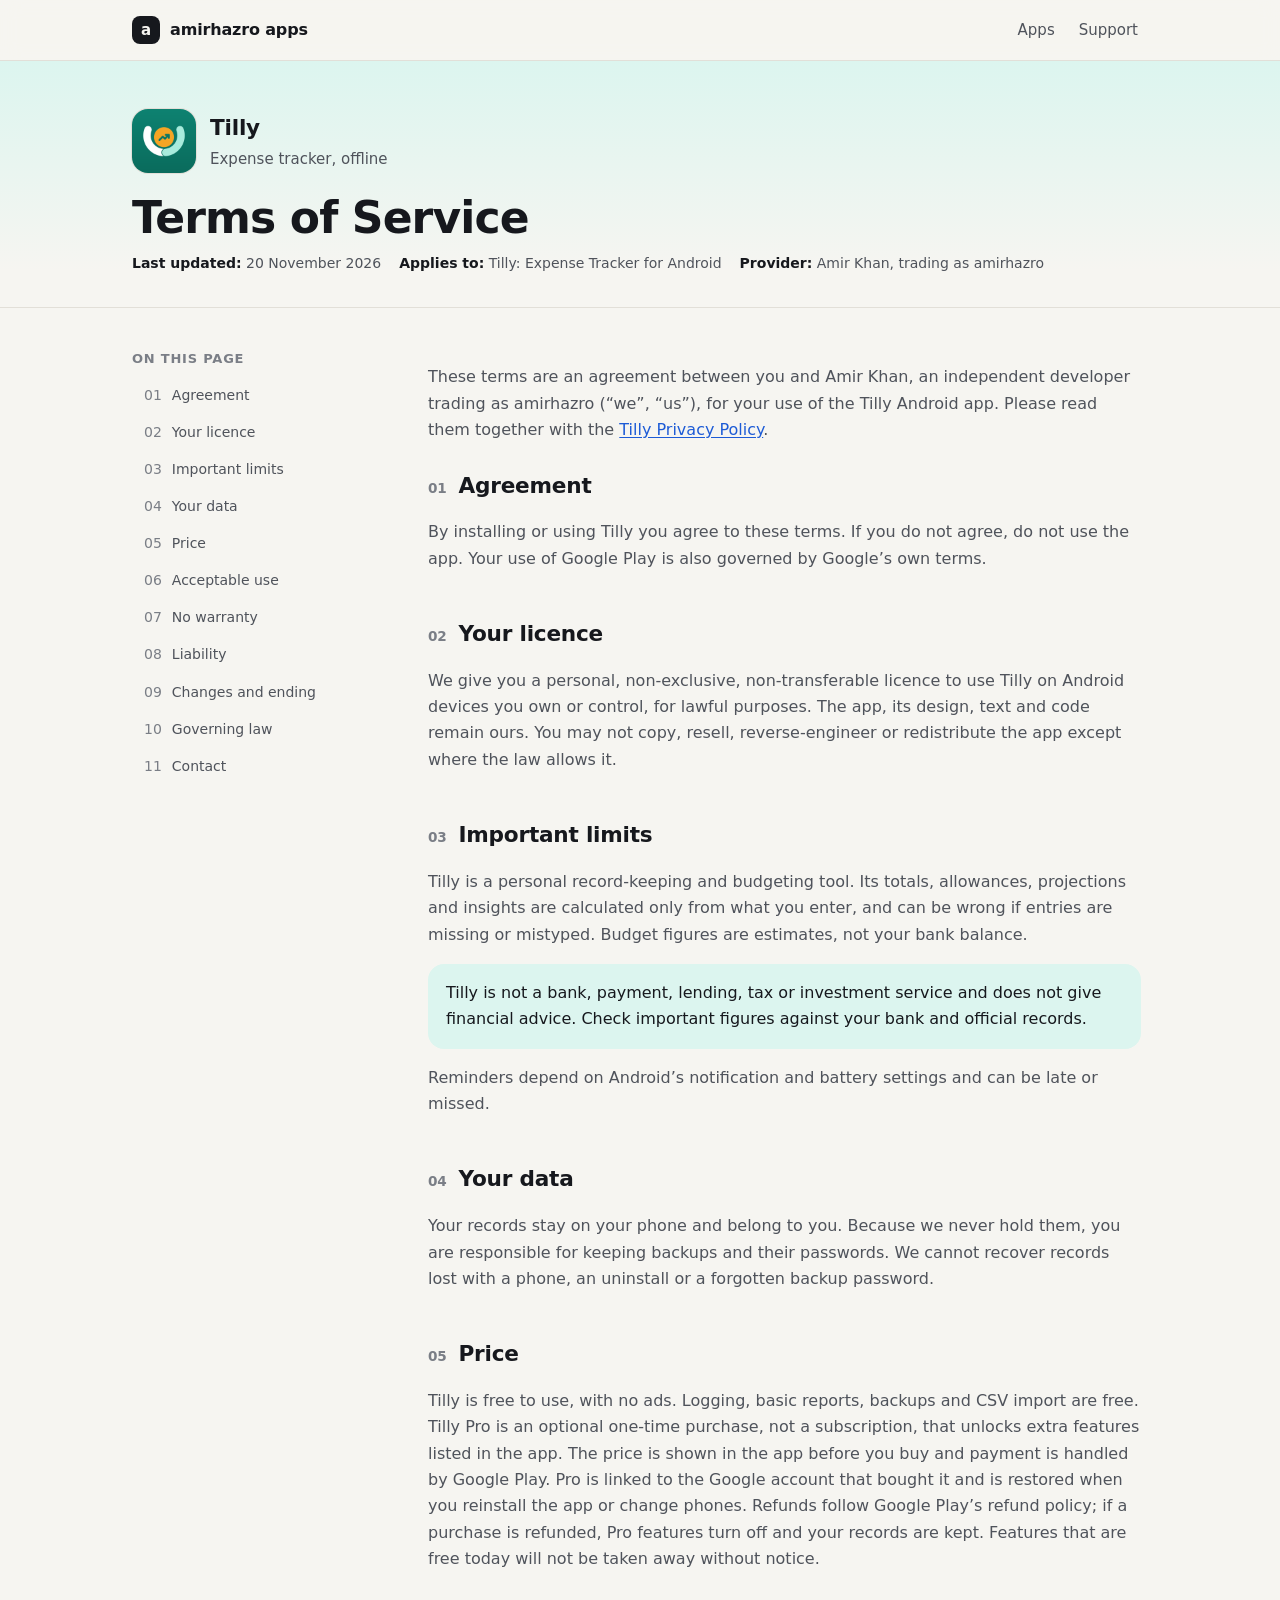
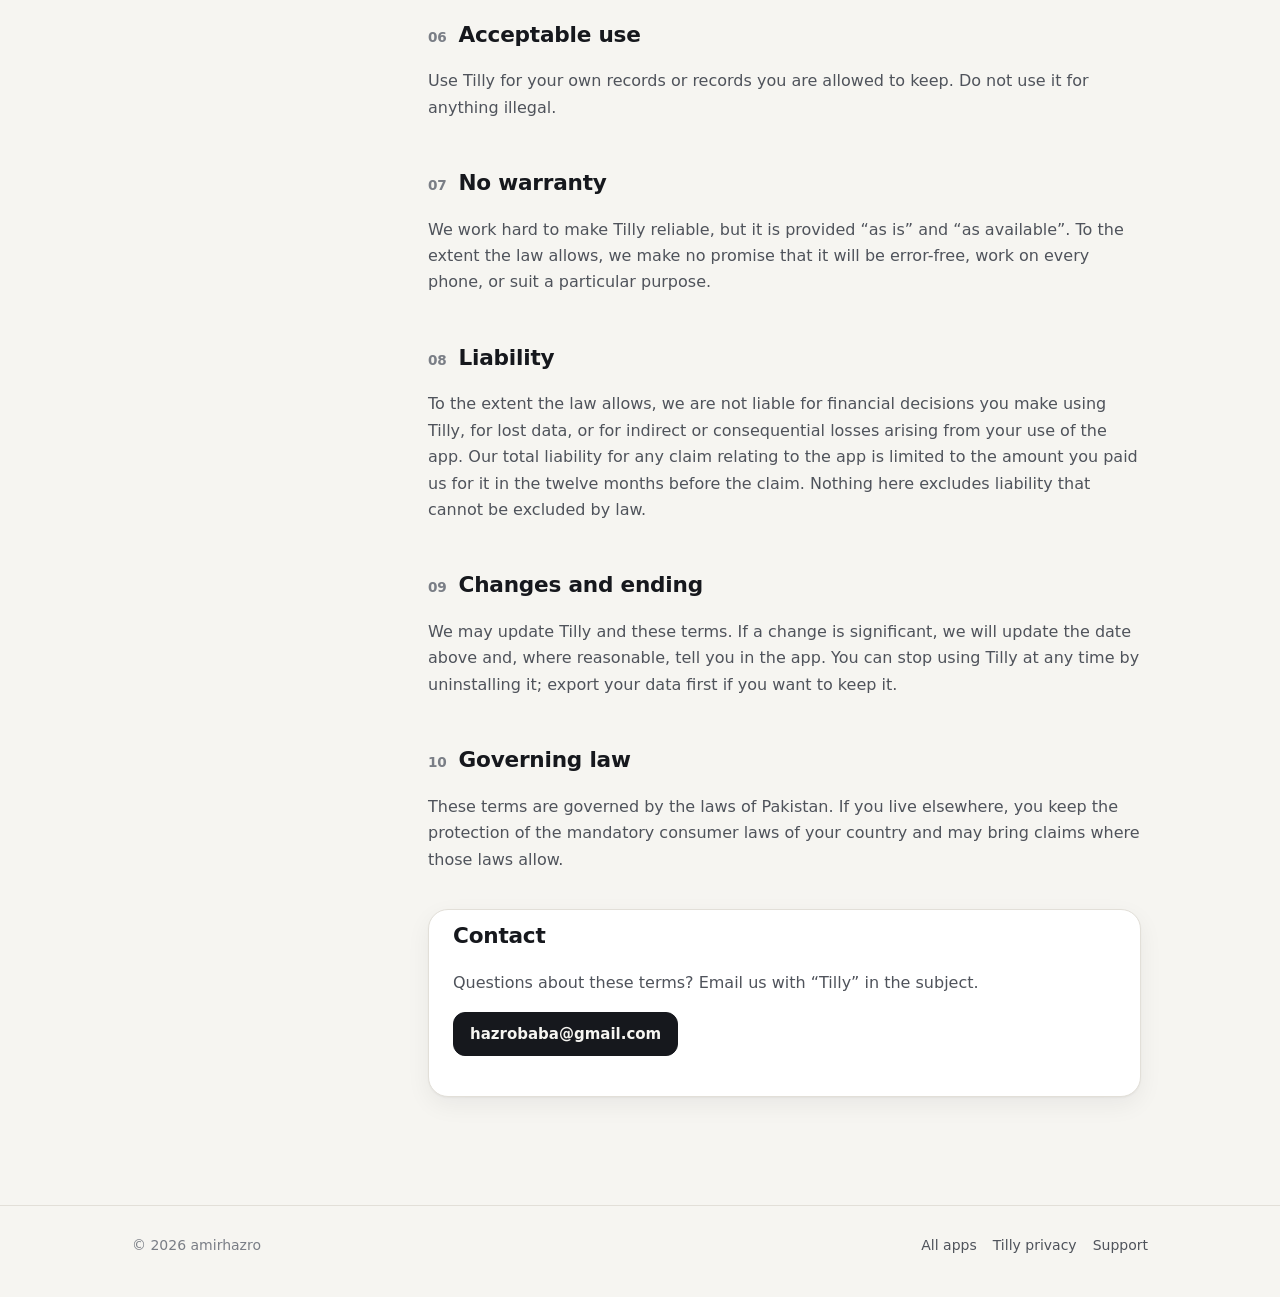
<file: tilly/terms/index.html>
<!doctype html>
<html lang="en">
<head>
<meta charset="utf-8">
<meta name="viewport" content="width=device-width, initial-scale=1">
<title>Tilly Terms of Service</title>
<meta name="description" content="Terms of Service for the Tilly expense tracker for Android.">
<link rel="stylesheet" href="/assets/site.css?v=2">
</head>
<body class="app-tilly">
<a class="skip" href="#content">Skip to content</a>
<header class="site-header">
  <div class="wrap">
    <a class="brand" href="/"><span class="brand-mark" aria-hidden="true">a</span>amirhazro apps</a>
    <nav class="nav" aria-label="Main">
      <a href="/#apps">Apps</a>
      <a href="/support/">Support</a>
    </nav>
  </div>
</header>

<main>
  <section class="doc-hero">
    <div class="wrap">
      <div class="app-head">
        <img class="app-icon" src="/assets/tilly.png" alt="" width="64" height="64">
        <div><h2>Tilly</h2><p>Expense tracker, offline</p></div>
      </div>
      <h1>Terms of Service</h1>
      <ul class="meta">
        <li><strong>Last updated:</strong> 20 November 2026</li>
        <li><strong>Applies to:</strong> Tilly: Expense Tracker for Android</li>
        <li><strong>Provider:</strong> Amir Khan, trading as amirhazro</li>
      </ul>
    </div>
  </section>

  <div class="wrap doc">
    <nav class="toc" aria-label="On this page">
      <p>On this page</p>
      <ol>
        <li><a href="#agreement">Agreement</a></li>
        <li><a href="#licence">Your licence</a></li>
        <li><a href="#limits">Important limits</a></li>
        <li><a href="#data">Your data</a></li>
        <li><a href="#price">Price</a></li>
        <li><a href="#use">Acceptable use</a></li>
        <li><a href="#warranty">No warranty</a></li>
        <li><a href="#liability">Liability</a></li>
        <li><a href="#changes">Changes and ending</a></li>
        <li><a href="#law">Governing law</a></li>
        <li><a href="#contact">Contact</a></li>
      </ol>
    </nav>

    <article class="prose" id="content">
      <p>These terms are an agreement between you and Amir Khan, an independent developer trading as amirhazro (“we”, “us”), for your use of the Tilly Android app. Please read them together with the <a href="/tilly/privacy/">Tilly Privacy Policy</a>.</p>

      <section id="agreement">
        <h2>Agreement</h2>
        <p>By installing or using Tilly you agree to these terms. If you do not agree, do not use the app. Your use of Google Play is also governed by Google’s own terms.</p>
      </section>

      <section id="licence">
        <h2>Your licence</h2>
        <p>We give you a personal, non-exclusive, non-transferable licence to use Tilly on Android devices you own or control, for lawful purposes. The app, its design, text and code remain ours. You may not copy, resell, reverse-engineer or redistribute the app except where the law allows it.</p>
      </section>

      <section id="limits">
        <h2>Important limits</h2>
        <p>Tilly is a personal record-keeping and budgeting tool. Its totals, allowances, projections and insights are calculated only from what you enter, and can be wrong if entries are missing or mistyped. Budget figures are estimates, not your bank balance.</p>
        <div class="callout"><p>Tilly is not a bank, payment, lending, tax or investment service and does not give financial advice. Check important figures against your bank and official records.</p></div>
        <p>Reminders depend on Android’s notification and battery settings and can be late or missed.</p>
      </section>

      <section id="data">
        <h2>Your data</h2>
        <p>Your records stay on your phone and belong to you. Because we never hold them, you are responsible for keeping backups and their passwords. We cannot recover records lost with a phone, an uninstall or a forgotten backup password.</p>
      </section>

      <section id="price">
        <h2>Price</h2>
        <p>Tilly is free to use, with no ads. Logging, basic reports, backups and CSV import are free. Tilly Pro is an optional one-time purchase, not a subscription, that unlocks extra features listed in the app. The price is shown in the app before you buy and payment is handled by Google Play. Pro is linked to the Google account that bought it and is restored when you reinstall the app or change phones. Refunds follow Google Play’s refund policy; if a purchase is refunded, Pro features turn off and your records are kept. Features that are free today will not be taken away without notice.</p>
      </section>

      <section id="use">
        <h2>Acceptable use</h2>
        <p>Use Tilly for your own records or records you are allowed to keep. Do not use it for anything illegal.</p>
      </section>

      <section id="warranty">
        <h2>No warranty</h2>
        <p>We work hard to make Tilly reliable, but it is provided “as is” and “as available”. To the extent the law allows, we make no promise that it will be error-free, work on every phone, or suit a particular purpose.</p>
      </section>

      <section id="liability">
        <h2>Liability</h2>
        <p>To the extent the law allows, we are not liable for financial decisions you make using Tilly, for lost data, or for indirect or consequential losses arising from your use of the app. Our total liability for any claim relating to the app is limited to the amount you paid us for it in the twelve months before the claim. Nothing here excludes liability that cannot be excluded by law.</p>
      </section>

      <section id="changes">
        <h2>Changes and ending</h2>
        <p>We may update Tilly and these terms. If a change is significant, we will update the date above and, where reasonable, tell you in the app. You can stop using Tilly at any time by uninstalling it; export your data first if you want to keep it.</p>
      </section>

      <section id="law">
        <h2>Governing law</h2>
        <p>These terms are governed by the laws of Pakistan. If you live elsewhere, you keep the protection of the mandatory consumer laws of your country and may bring claims where those laws allow.</p>
      </section>

      <section id="contact" class="contact-card">
        <h2>Contact</h2>
        <p>Questions about these terms? Email us with “Tilly” in the subject.</p>
        <p><a class="btn" href="mailto:hazrobaba@gmail.com?subject=Tilly%20terms">hazrobaba@gmail.com</a></p>
      </section>
    </article>
  </div>
</main>

<footer class="site-footer">
  <div class="wrap">
    <span>© 2026 amirhazro</span>
    <nav aria-label="Footer">
      <a href="/">All apps</a>
      <a href="/tilly/privacy/">Tilly privacy</a>
      <a href="/support/">Support</a>
    </nav>
  </div>
</footer>
</body>
</html>
</file>
<file: assets/site.css>
:root {
  --bg: #f6f5f1;
  --surface: #ffffff;
  --sunken: #efede7;
  --ink: #16181d;
  --ink-2: #4f535b;
  --ink-3: #7a7e86;
  --line: #e2dfd8;
  --link: #1d5bd6;
  --accent: #16181d;
  --accent-soft: #e9e7e1;
  --on-accent: #ffffff;
  --radius: 16px;
  --shadow: 0 1px 2px rgba(22, 24, 29, .04), 0 8px 24px rgba(22, 24, 29, .06);
  color-scheme: light;
}
@media (prefers-color-scheme: dark) {
  :root:not([data-theme="light"]) {
    --bg: #111215; --surface: #1a1c20; --sunken: #15171a; --ink: #eceae6; --ink-2: #b4b6bb;
    --ink-3: #8b8e94; --line: #2a2d32; --link: #8ab4f8; --accent-soft: #23262b;
    --shadow: none; color-scheme: dark;
  }
}
:root[data-theme="dark"] {
  --bg: #111215; --surface: #1a1c20; --sunken: #15171a; --ink: #eceae6; --ink-2: #b4b6bb;
  --ink-3: #8b8e94; --line: #2a2d32; --link: #8ab4f8; --accent-soft: #23262b;
  --shadow: none; color-scheme: dark;
}
/* Per-app accents. */
.app-pixelfit { --accent: #d4f04a; --on-accent: #16181d; --accent-soft: #eef6d0; }
.app-quietswitch { --accent: #ff8a3d; --on-accent: #16181d; --accent-soft: #ffeadb; }
.app-tilly { --accent: #5eead4; --on-accent: #053b34; --accent-soft: #dcf5ef; }
.app-revela { --accent: #86d9df; --on-accent: #10272b; --accent-soft: #dff3f5; }
@media (prefers-color-scheme: dark) {
  :root:not([data-theme="light"]) .app-pixelfit { --accent-soft: #2a3112; }
  :root:not([data-theme="light"]) .app-quietswitch { --accent-soft: #3a2616; }
  :root:not([data-theme="light"]) .app-tilly { --accent-soft: #10302b; }
  :root:not([data-theme="light"]) .app-revela { --accent-soft: #142e32; }
}

*, *::before, *::after { box-sizing: border-box; }
html { -webkit-text-size-adjust: 100%; scroll-behavior: smooth; scroll-padding-top: 80px; }
body {
  margin: 0; background: var(--bg); color: var(--ink);
  font: 16px/1.65 ui-sans-serif, system-ui, -apple-system, "Segoe UI", Roboto, "Helvetica Neue", Arial, sans-serif;
  -webkit-font-smoothing: antialiased;
}
a { color: var(--link); text-underline-offset: 2px; }
a:hover { text-decoration-thickness: 2px; }
:focus-visible { outline: 3px solid var(--link); outline-offset: 2px; border-radius: 6px; }
img { display: block; max-width: 100%; }
.wrap { max-width: 1080px; margin: 0 auto; padding: 0 16px; }
@media (min-width: 720px) { .wrap { padding: 0 32px; } }
.skip { position: absolute; left: -9999px; }
.skip:focus { left: 16px; top: 12px; background: var(--surface); padding: 8px 12px; z-index: 10; }

/* Header */
.site-header {
  position: sticky; top: 0; z-index: 5; background: color-mix(in srgb, var(--bg) 88%, transparent);
  backdrop-filter: saturate(1.4) blur(10px); -webkit-backdrop-filter: saturate(1.4) blur(10px);
  border-bottom: 1px solid var(--line);
}
.site-header .wrap { display: flex; align-items: center; justify-content: space-between; height: 60px; gap: 16px; }
.brand { display: flex; align-items: center; gap: 10px; font-weight: 700; color: var(--ink); text-decoration: none; letter-spacing: -.01em; }
.brand-mark {
  width: 28px; height: 28px; border-radius: 8px; background: var(--ink); color: var(--bg);
  display: grid; place-items: center; font-size: 15px; font-weight: 800;
}
.nav { display: flex; gap: 4px; }
.nav a { color: var(--ink-2); text-decoration: none; font-size: 15px; padding: 6px 10px; border-radius: 8px; }
.nav a:hover, .nav a[aria-current="page"] { color: var(--ink); background: var(--accent-soft); }

/* Home */
.hero { padding: 64px 0 40px; }
.eyebrow { font-size: 13px; font-weight: 600; letter-spacing: .08em; text-transform: uppercase; color: var(--ink-3); margin: 0 0 12px; }
.hero h1 { font-size: clamp(2rem, 5.5vw, 3.25rem); line-height: 1.08; letter-spacing: -.025em; margin: 0 0 16px; max-width: 16ch; }
.lede { font-size: 1.15rem; color: var(--ink-2); max-width: 56ch; margin: 0; }
.values { display: flex; flex-wrap: wrap; gap: 8px; margin: 24px 0 0; padding: 0; list-style: none; }
.values li { font-size: 14px; color: var(--ink-2); background: var(--surface); border: 1px solid var(--line); border-radius: 999px; padding: 6px 12px; }
.apps { display: grid; gap: 16px; padding: 8px 0 64px; }
@media (min-width: 760px) { .apps { grid-template-columns: 1fr 1fr; gap: 24px; } }
.app-card {
  background: var(--surface); border: 1px solid var(--line); border-radius: 20px; padding: 24px;
  box-shadow: var(--shadow); display: flex; flex-direction: column; gap: 16px; position: relative; overflow: hidden;
}
.app-card::before { content: ""; position: absolute; inset: 0 0 auto 0; height: 4px; background: var(--accent); }
.app-head { display: flex; align-items: center; gap: 14px; }
.app-icon { width: 64px; height: 64px; border-radius: 16px; flex-shrink: 0; box-shadow: 0 0 0 1px var(--line); }
.app-head h2 { margin: 0; font-size: 1.35rem; letter-spacing: -.01em; }
.app-head p { margin: 2px 0 0; color: var(--ink-2); font-size: 15px; }
.app-card > p { margin: 0; color: var(--ink-2); }
.chips { display: flex; flex-wrap: wrap; gap: 6px; margin: 0; padding: 0; list-style: none; }
.chips li { font-size: 13px; font-weight: 600; background: var(--accent-soft); color: var(--ink); border-radius: 999px; padding: 4px 10px; }
.app-links { display: flex; flex-wrap: wrap; gap: 8px; margin-top: auto; }
.btn {
  display: inline-flex; align-items: center; gap: 8px; min-height: 44px; padding: 0 16px; border-radius: 12px;
  font-size: 15px; font-weight: 600; text-decoration: none; border: 1px solid var(--line); color: var(--ink); background: var(--surface);
}
.btn:hover { background: var(--sunken); }
.btn-soon { color: var(--ink-3); background: var(--sunken); border-style: dashed; cursor: default; }

/* Policy */
.doc-hero { padding: 48px 0 32px; border-bottom: 1px solid var(--line); background: linear-gradient(180deg, var(--accent-soft), transparent 85%); }
.doc-hero .app-head { margin-bottom: 20px; }
.doc-hero h1 { font-size: clamp(1.9rem, 4.5vw, 2.75rem); line-height: 1.12; letter-spacing: -.02em; margin: 0 0 10px; }
.meta { display: flex; flex-wrap: wrap; gap: 6px 18px; color: var(--ink-2); font-size: 14px; margin: 0; padding: 0; list-style: none; }
.meta strong { color: var(--ink); font-weight: 600; }
.glance { display: grid; gap: 12px; margin: 32px 0 0; padding: 0; list-style: none; }
@media (min-width: 640px) { .glance { grid-template-columns: 1fr 1fr; } }
@media (min-width: 980px) { .glance { grid-template-columns: repeat(4, 1fr); } }
.glance li { background: var(--surface); border: 1px solid var(--line); border-radius: var(--radius); padding: 16px; }
.glance .ico { width: 36px; height: 36px; border-radius: 10px; background: var(--accent); color: var(--on-accent); display: grid; place-items: center; margin-bottom: 10px; }
.glance .ico svg { width: 20px; height: 20px; }
.glance strong { display: block; font-size: 15px; margin-bottom: 2px; }
.glance span { font-size: 14px; color: var(--ink-2); line-height: 1.5; }

.doc { display: grid; gap: 32px; padding-top: 40px; padding-bottom: 72px; }
@media (min-width: 960px) { .doc { grid-template-columns: 240px minmax(0, 1fr); gap: 56px; } }
.toc { font-size: 14px; }
@media (min-width: 960px) { .toc { position: sticky; top: 84px; align-self: start; } }
.toc p { font-weight: 700; margin: 0 0 8px; font-size: 13px; letter-spacing: .06em; text-transform: uppercase; color: var(--ink-3); }
.toc ol { margin: 0; padding: 0; list-style: none; counter-reset: toc; display: grid; gap: 2px; }
.toc a { display: flex; gap: 10px; color: var(--ink-2); text-decoration: none; padding: 6px 10px; border-radius: 8px; border-left: 2px solid transparent; }
.toc a::before { counter-increment: toc; content: counter(toc, decimal-leading-zero); color: var(--ink-3); font-variant-numeric: tabular-nums; }
.toc a:hover { background: var(--accent-soft); color: var(--ink); }
@media (max-width: 959px) {
  .toc { background: var(--surface); border: 1px solid var(--line); border-radius: var(--radius); padding: 16px; }
  .toc ol { grid-template-columns: 1fr; }
}
@media (min-width: 520px) and (max-width: 959px) {
  .toc ol { grid-template-columns: 1fr 1fr; column-gap: 8px; }
}
.prose { max-width: 70ch; counter-reset: sec; }
.prose section { padding-top: 8px; margin-bottom: 36px; }
.prose h2 { font-size: 1.35rem; letter-spacing: -.01em; margin: 0 0 12px; display: flex; gap: 12px; align-items: baseline; }
.prose h2::before { counter-increment: sec; content: counter(sec, decimal-leading-zero); font-size: .85rem; color: var(--ink-3); font-variant-numeric: tabular-nums; }
.prose h3 { font-size: 1.05rem; margin: 20px 0 6px; }
.prose p, .prose li { color: var(--ink-2); }
.prose strong { color: var(--ink); }
.prose ul { padding-left: 20px; }
.prose li { margin: 6px 0; }
.callout { background: var(--accent-soft); border-radius: var(--radius); padding: 16px 18px; margin: 16px 0; color: var(--ink); }
.callout p { color: var(--ink); margin: 0; }
.table-wrap { overflow-x: auto; border: 1px solid var(--line); border-radius: var(--radius); background: var(--surface); margin: 16px 0; }
table { width: 100%; border-collapse: collapse; font-size: 14.5px; min-width: 560px; }
th, td { text-align: left; vertical-align: top; padding: 12px 14px; border-bottom: 1px solid var(--line); }
th { font-size: 12.5px; letter-spacing: .05em; text-transform: uppercase; color: var(--ink-3); background: var(--sunken); font-weight: 600; }
tr:last-child td { border-bottom: 0; }
td:first-child { color: var(--ink); font-weight: 600; }
td { color: var(--ink-2); }
.contact-card { background: var(--surface); border: 1px solid var(--line); border-radius: 20px; padding: 24px; box-shadow: var(--shadow); }
.contact-card h2::before { content: none; }
.contact-card .btn { background: var(--ink); color: var(--bg); border-color: var(--ink); }

/* Footer */
.site-footer { border-top: 1px solid var(--line); padding: 28px 0 40px; color: var(--ink-3); font-size: 14px; }
.site-footer .wrap { display: flex; flex-wrap: wrap; gap: 12px 24px; justify-content: space-between; }
.site-footer nav { display: flex; flex-wrap: wrap; gap: 16px; }
.site-footer a { color: var(--ink-2); text-decoration: none; }
.site-footer a:hover { color: var(--ink); text-decoration: underline; }

@media print {
  .site-header, .toc, .site-footer, .glance { display: none; }
  body { background: #fff; }
  .doc { display: block; padding: 0; }
}
@media (prefers-reduced-motion: reduce) { html { scroll-behavior: auto; } }
</file>
